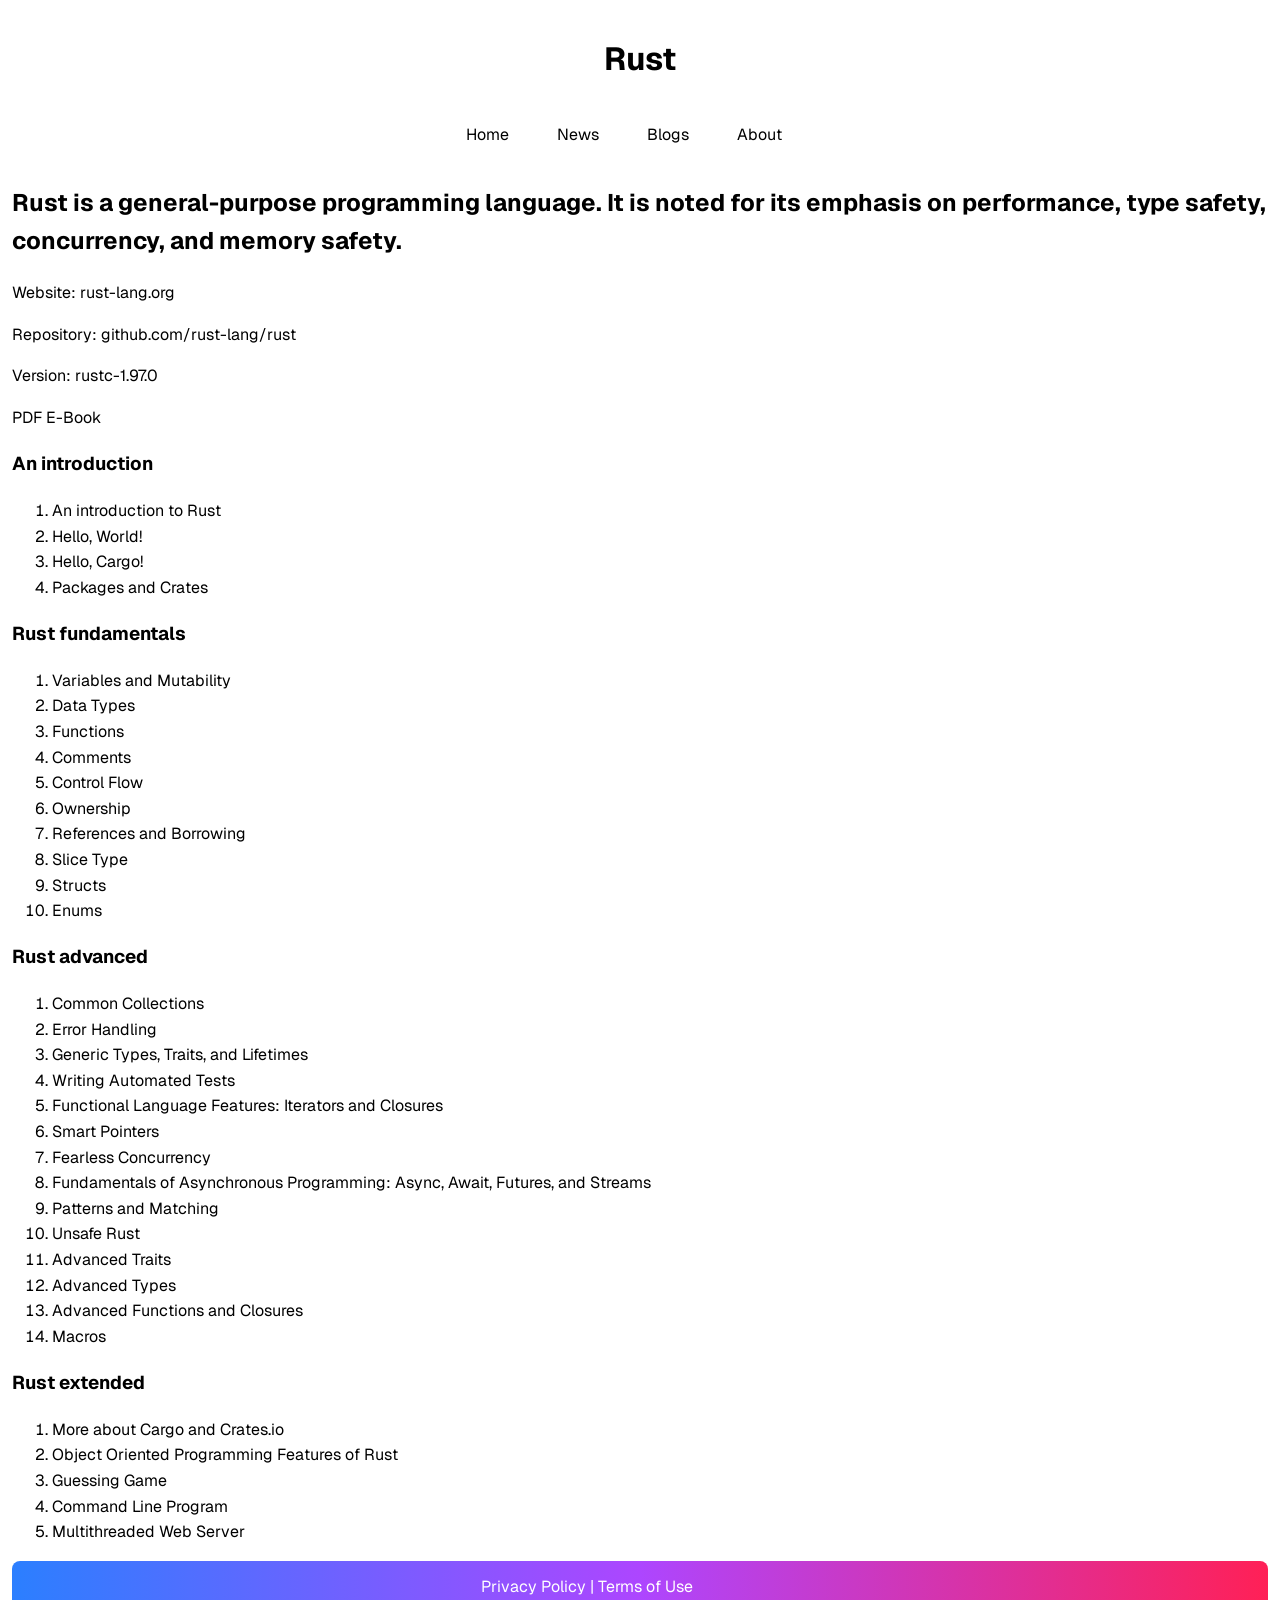
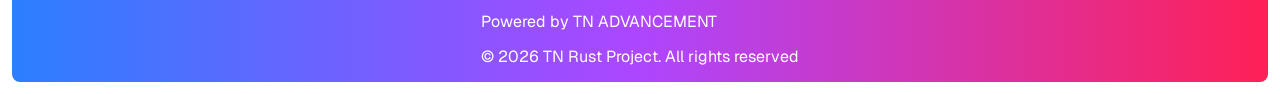
<file: index.html>
<!DOCTYPE html>
<html lang="en">
  <head>
    <title>TN Rust</title>
    <meta charset="UTF-8">
    <link rel="stylesheet" href="assets/css/index.css">
    <meta name="viewport" content="width=device-width, initial-scale=1" />
    <link href='https://fonts.googleapis.com/css?family=Geist|Geist Mono' rel='stylesheet'>
  </head>

  <body class="dark-theme adaptive">
    <header class="index-header">
      <div class="index-max-width">
      <h1 class="index-header-h1">
        <a href="./index.html" class="index-header-a adaptive">Rust</a>
      </h1>

      <nav id="idNav" class="index-nav adaptive">
        <ul class="index-ul">
          <li><a href="./home.html" class="index-header-a adaptive">Home</a></li>
          <li><a href="./news.html" class="index-header-a adaptive">News</a></li>
          <li><a href="./blogs.html" class="index-header-a adaptive">Blogs</a></li>
          <li><a href="./about.html" class="index-header-a adaptive">About</a></li>
        </ul>
      </nav>

      <nav class="index-nav-mobile adaptive">
        <p id="openNav" class="open-button"><span onclick="OpenNav()">&#9776;</span></p>
        <p id="closeNav" class="close-button"><span onclick="CloseNav()">&times;</span></p>
      </nav>
      </div>
    </header>

    <main class="index-main">
      <article class="index-max-width">
        <header>
          <h2 class="dark-text adaptive"><a href="https://en.wikipedia.org/wiki/Rust_(programming_language)" class="index-header-a adaptive">Rust</a> is a general-purpose programming language. It is noted for its emphasis on performance, type safety, concurrency, and memory safety.</h2>
          <p class="dark-text adaptive">Website: <a href="https://rust-lang.org/" target="_blank" class="index-header-a adaptive">rust-lang.org</a></p>
          <p class="dark-text adaptive">Repository: <a href="https://github.com/rust-lang/rust" target="_blank" class="index-header-a adaptive">github.com/rust-lang/rust</a></p>
          <p class="dark-text adaptive">Version: <a href="https://rust-lang.org/tools/install/" target="_blank" class="index-header-a adaptive">rustc-1.97.0</a></p>
          <p class="dark-text adaptive"><a href="assets/pdf/The_Rust_Programming_Language_1.97.0.pdf" target="_blank" class="index-header-a adaptive">PDF E-Book</a></p>
        </header>

        <section>
          <h3 class="dark-text adaptive">An introduction</h3>
          <ol>
            <li class="dark-text adaptive"><a href="./intro.html" class="index-header-a adaptive">An introduction to Rust</a></li>
            <li class="dark-text adaptive"><a href="./hello-world.html" class="index-header-a adaptive">Hello, World!</a></li>
            <li class="dark-text adaptive"><a href="./hello-cargo.html" class="index-header-a adaptive">Hello, Cargo!</a></li>
            <li class="dark-text adaptive"><a href="./hello-cargo.html" class="index-header-a adaptive">Packages and Crates</a></li>
          </ol>
        </section>

        <section>
          <h3 class="dark-text adaptive">Rust fundamentals</h3>
          <ol>
            <li class="dark-text adaptive"><a href="./variable.html" class="index-header-a adaptive">Variables and Mutability</a></li>
            <li class="dark-text adaptive"><a href="./datatype.html" class="index-header-a adaptive">Data Types</a></li>
            <li class="dark-text adaptive"><a href="./function.html" class="index-header-a adaptive">Functions</a></li>
            <li class="dark-text adaptive"><a href="./comment.html" class="index-header-a adaptive">Comments</a></li>
            <li class="dark-text adaptive"><a href="./control-flow.html" class="index-header-a adaptive">Control Flow</a></li>
            <li class="dark-text adaptive"><a href="./ownership.html" class="index-header-a adaptive">Ownership</a></li>
            <li class="dark-text adaptive"><a href="./refer-borrow.html" class="index-header-a adaptive">References and Borrowing</a></li>
            <li class="dark-text adaptive"><a href="./slice-type.html" class="index-header-a adaptive">Slice Type</a></li>
            <li class="dark-text adaptive"><a href="./struct.html" class="index-header-a adaptive">Structs</a></li>
            <li class="dark-text adaptive"><a href="./enum.html" class="index-header-a adaptive">Enums</a></li>
          </ol>
        </section>

        <section>
          <h3 class="dark-text adaptive">Rust advanced</h3>
          <ol>
            <li class="dark-text adaptive"><a href="./collection.html" class="index-header-a adaptive">Common Collections</a></li>
            <li class="dark-text adaptive"><a href="./error-handling.html" class="index-header-a adaptive">Error Handling</a></li>
            <li class="dark-text adaptive"><a href="./trait.html" class="index-header-a adaptive">Generic Types, Traits, and Lifetimes</a></li>
            <li class="dark-text adaptive"><a href="./test.html" class="index-header-a adaptive">Writing Automated Tests</a></li>
            <li class="dark-text adaptive"><a href="./iter-closure.html" class="index-header-a adaptive">Functional Language Features: Iterators and Closures</a></li>
            <li class="dark-text adaptive"><a href="./smart-pointer.html" class="index-header-a adaptive">Smart Pointers</a></li>
            <li class="dark-text adaptive"><a href="./concurrency.html" class="index-header-a adaptive">Fearless Concurrency</a></li>
            <li class="dark-text adaptive"><a href="./asynchronous.html" class="index-header-a adaptive">Fundamentals of Asynchronous Programming: Async, Await, Futures, and Streams</a></li>
            <li class="dark-text adaptive"><a href="./pattern.html" class="index-header-a adaptive">Patterns and Matching</a></li>
            <li class="dark-text adaptive"><a href="./unsafe.html" class="index-header-a adaptive">Unsafe Rust</a></li>
            <li class="dark-text adaptive"><a href="./advanced-trait.html" class="index-header-a adaptive">Advanced Traits</a></li>
            <li class="dark-text adaptive"><a href="./advanced-type.html" class="index-header-a adaptive">Advanced Types</a></li>
            <li class="dark-text adaptive"><a href="./advanced-functions.html" class="index-header-a adaptive">Advanced Functions and Closures</a></li>
            <li class="dark-text adaptive"><a href="./macros.html" class="index-header-a adaptive">Macros</a></li>
          </ol>
        </section>

        <section>
          <h3 class="dark-text adaptive">Rust extended</h3>
          <ol>
            <li class="dark-text adaptive"><a href="./crates.html" class="index-header-a adaptive">More about Cargo and Crates.io</a></li>
            <li class="dark-text adaptive"><a href="./oop-features.html" class="index-header-a adaptive">Object Oriented Programming Features of Rust</a></li>
            <li class="dark-text adaptive"><a href="./guessing.html" class="index-header-a adaptive">Guessing Game</a></li>
            <li class="dark-text adaptive"><a href="./command-line.html" class="index-header-a adaptive">Command Line Program</a></li>
            <li class="dark-text adaptive"><a href="./web-server.html" class="index-header-a adaptive">Multithreaded Web Server</a></li>
          </ol>
        </section>

      </article>
    </main>

    <footer>
      <section class="index-footer footer-gradient footer-border">
        <div>
          <p>Privacy Policy | Terms of Use</p>
          <p>Powered by <a href="https://tnadvancement.com/" target="_blank" class="index-footer-a adaptive">TN ADVANCEMENT</a></p>
          <p>&#169; <span id="fyear"></span> TN Rust Project. All rights reserved</p>
        </div>
      </section>
    </footer>

    <script src="assets/js/time.js"></script>
    <script src="assets/js/index.js"></script>

  </body>
</html>
</file>
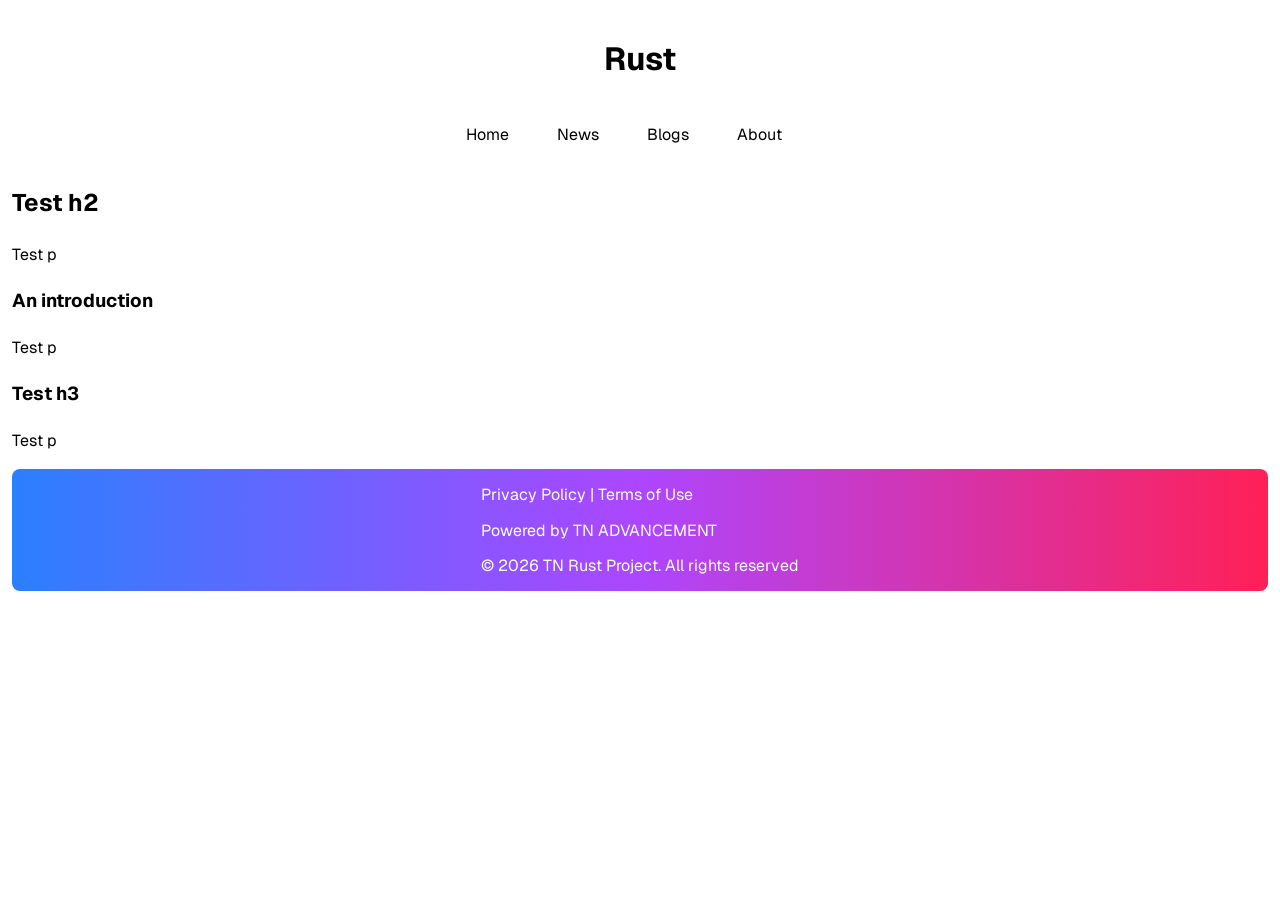
<file: about.html>
<!DOCTYPE html>
<html lang="en">
  <head>
    <title>TN Rust</title>
    <meta charset="UTF-8">
    <link rel="stylesheet" href="assets/css/index.css">
    <link href='https://fonts.googleapis.com/css?family=Geist' rel='stylesheet'>
  </head>

  <body class="dark-theme adaptive">
    <header class="index-header">
      <div>
      <h1 class="index-header-h1">
        <a href="./index.html" class="index-header-a adaptive">Rust</a>
      </h1>
      <nav class="index-nav">
        <ul class="index-ul">
          <li><a href="./home.html" class="index-header-a adaptive">Home</a></li>
          <li><a href="./news.html" class="index-header-a adaptive">News</a></li>
          <li><a href="./blogs.html" class="index-header-a adaptive">Blogs</a></li>
          <li><a href="./about.html" class="index-header-a adaptive">About</a></li>
        </ul>
      </nav>
      </div>
    </header>

    <main>
      <article>
        <header>
          <h2 class="dark-text adaptive">Test h2</h2>
          <p class="dark-text adaptive">Test p</p>
        </header>

        <section>
          <h3 class="dark-text adaptive">An introduction</h3>
          <p class="dark-text adaptive">Test p</p>
        </section>

        <section>
          <h3 class="dark-text adaptive">Test h3</h3>
          <p class="dark-text adaptive">Test p</p>
        </section>

      </article>
    </main>

    <footer>
      <section class="index-footer footer-gradient footer-border">
        <div>
          <p>Privacy Policy | Terms of Use</p>
          <p>Powered by <a href="https://tnadvancement.tn-technology.com/" target="_blank" class="index-footer-a adaptive">TN ADVANCEMENT</a></p>
          <p>&#169; <span id="fyear"></span> TN Rust Project. All rights reserved</p>
        </div>
      </section>
    </footer>

    <script src="assets/js/time.js"></script>
  </body>
</html>
</file>
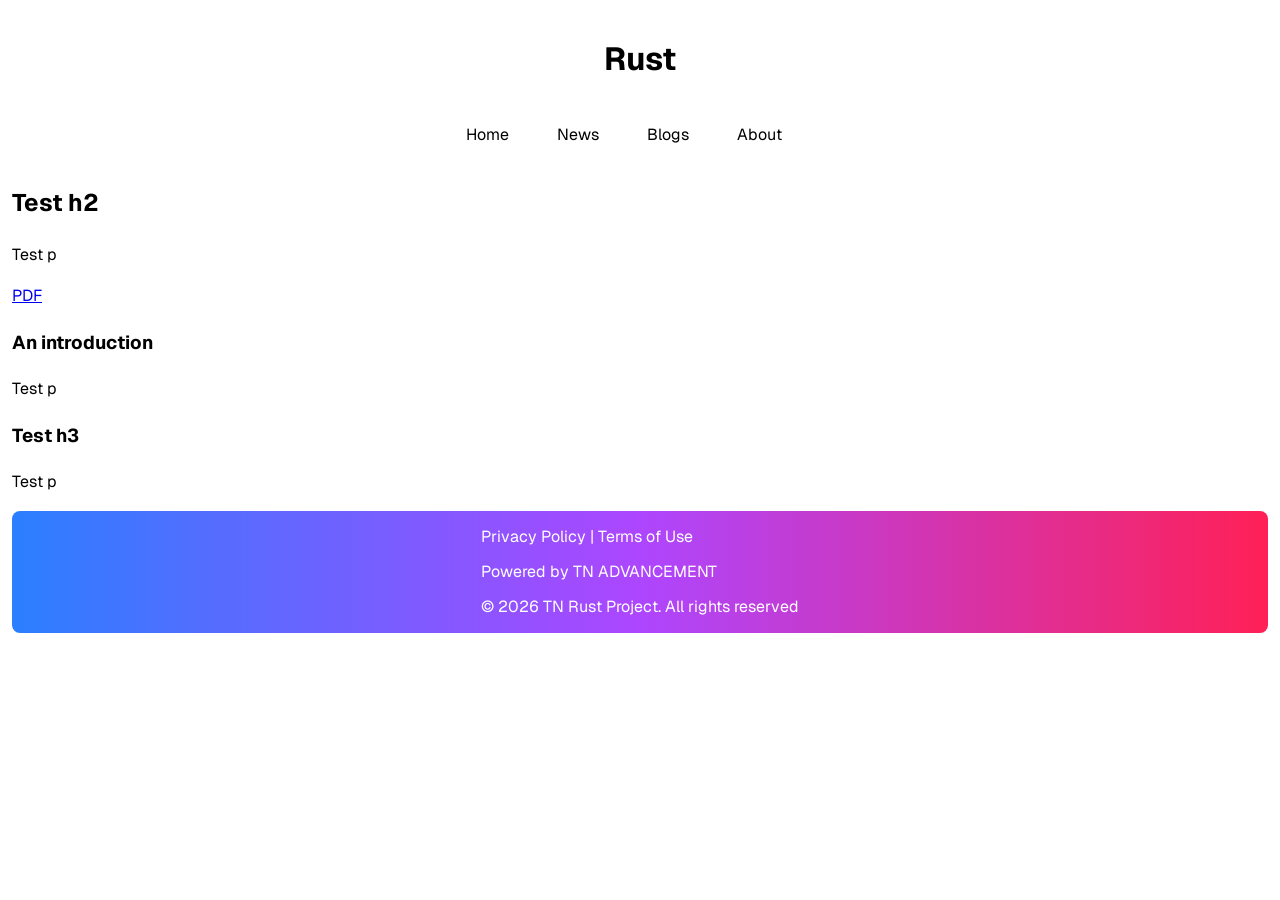
<file: blogs.html>
<!DOCTYPE html>
<html lang="en">
  <head>
    <title>TN Rust</title>
    <meta charset="UTF-8">
    <link rel="stylesheet" href="assets/css/index.css">
    <link href='https://fonts.googleapis.com/css?family=Geist' rel='stylesheet'>
  </head>

  <body class="dark-theme adaptive">
    <header class="index-header">
      <div>
      <h1 class="index-header-h1">
        <a href="./index.html" class="index-header-a adaptive">Rust</a>
      </h1>
      <nav class="index-nav">
        <ul class="index-ul">
          <li><a href="./home.html" class="index-header-a adaptive">Home</a></li>
          <li><a href="./news.html" class="index-header-a adaptive">News</a></li>
          <li><a href="./blogs.html" class="index-header-a adaptive">Blogs</a></li>
          <li><a href="./about.html" class="index-header-a adaptive">About</a></li>
        </ul>
      </nav>
      </div>
    </header>

    <main>
      <article>
        <header>
          <h2 class="dark-text adaptive">Test h2</h2>
          <p class="dark-text adaptive">Test p</p>
          <a href="assets/pdf/The_Rust_Programming_Language_1.97.0.pdf">PDF</a>
        </header>

        <section>
          <h3 class="dark-text adaptive">An introduction</h3>
          <p class="dark-text adaptive">Test p</p>
        </section>

        <section>
          <h3 class="dark-text adaptive">Test h3</h3>
          <p class="dark-text adaptive">Test p</p>
        </section>

      </article>
    </main>

    <footer>
      <section class="index-footer footer-gradient footer-border">
        <div>
          <p>Privacy Policy | Terms of Use</p>
          <p>Powered by <a href="https://tnadvancement.tn-technology.com/" target="_blank" class="index-footer-a adaptive">TN ADVANCEMENT</a></p>
          <p>&#169; <span id="fyear"></span> TN Rust Project. All rights reserved</p>
        </div>
      </section>
    </footer>

    <script src="assets/js/time.js"></script>
  </body>
</html>
</file>
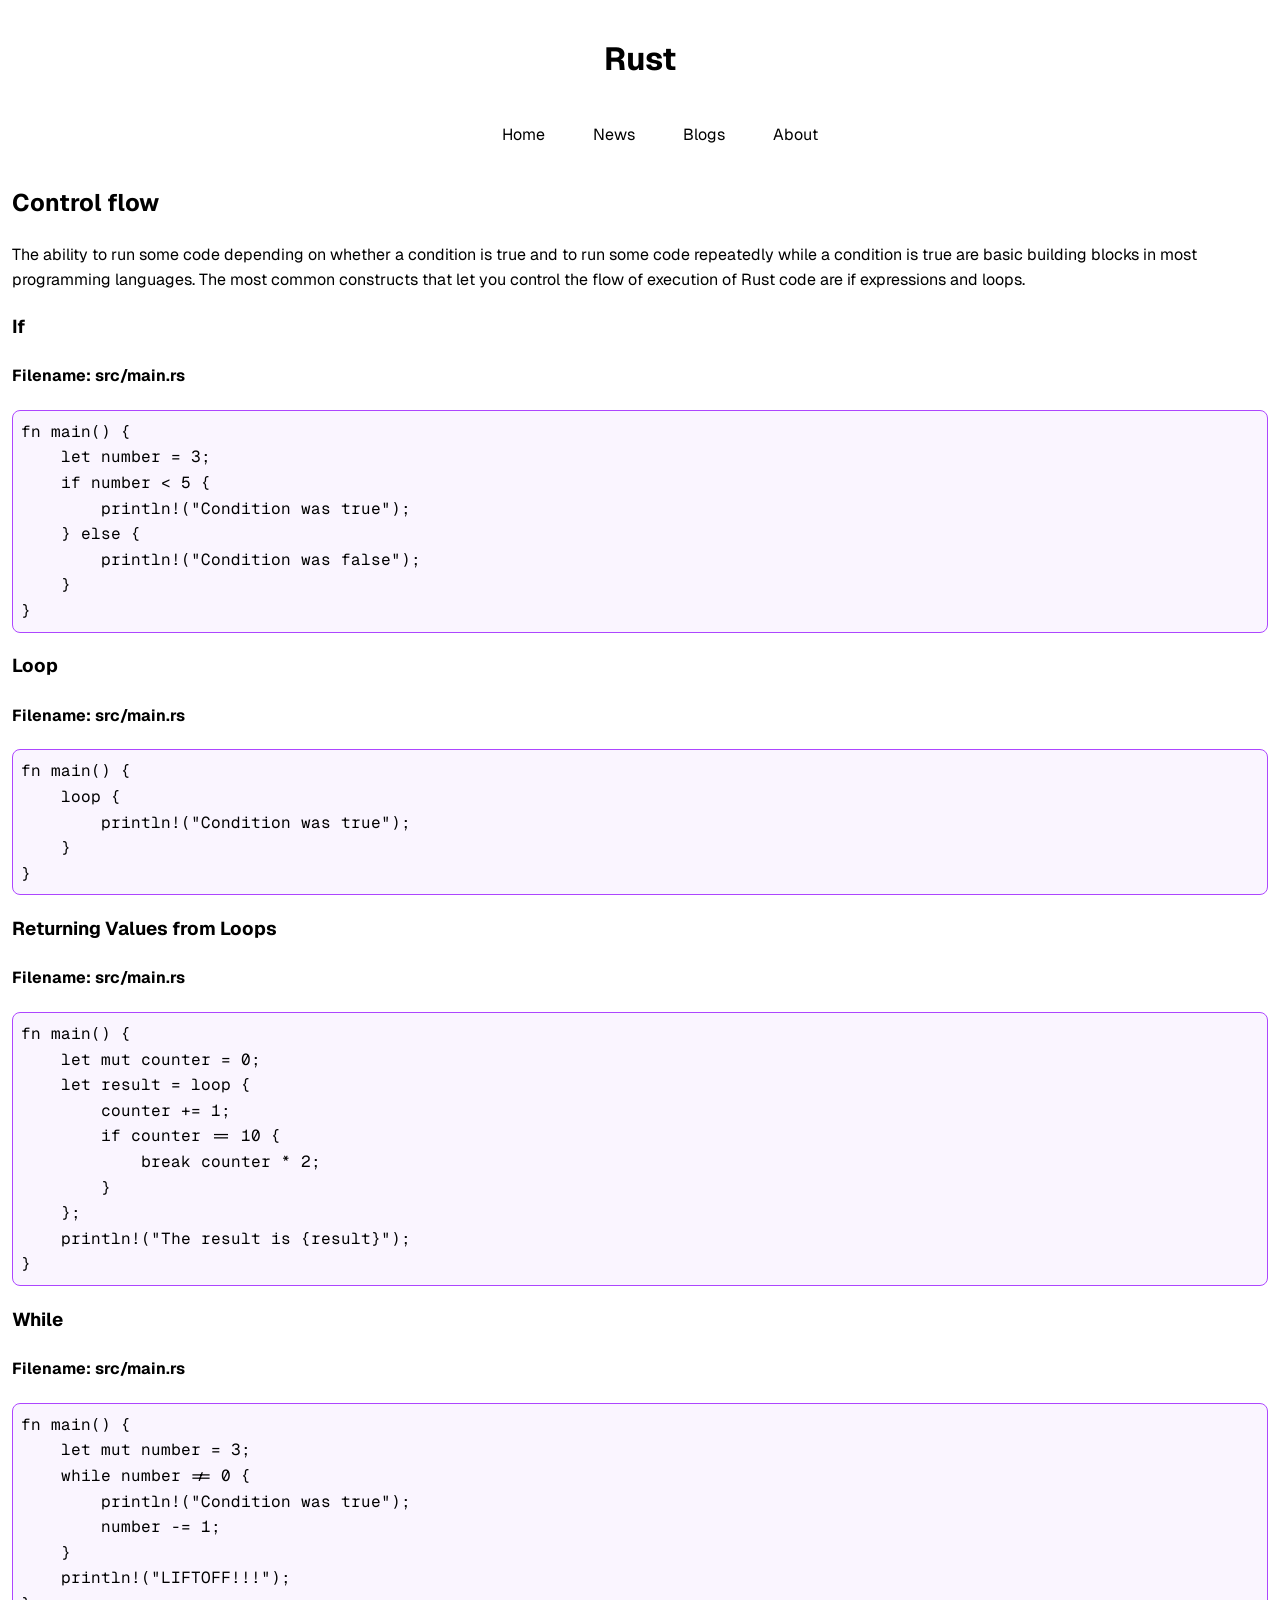
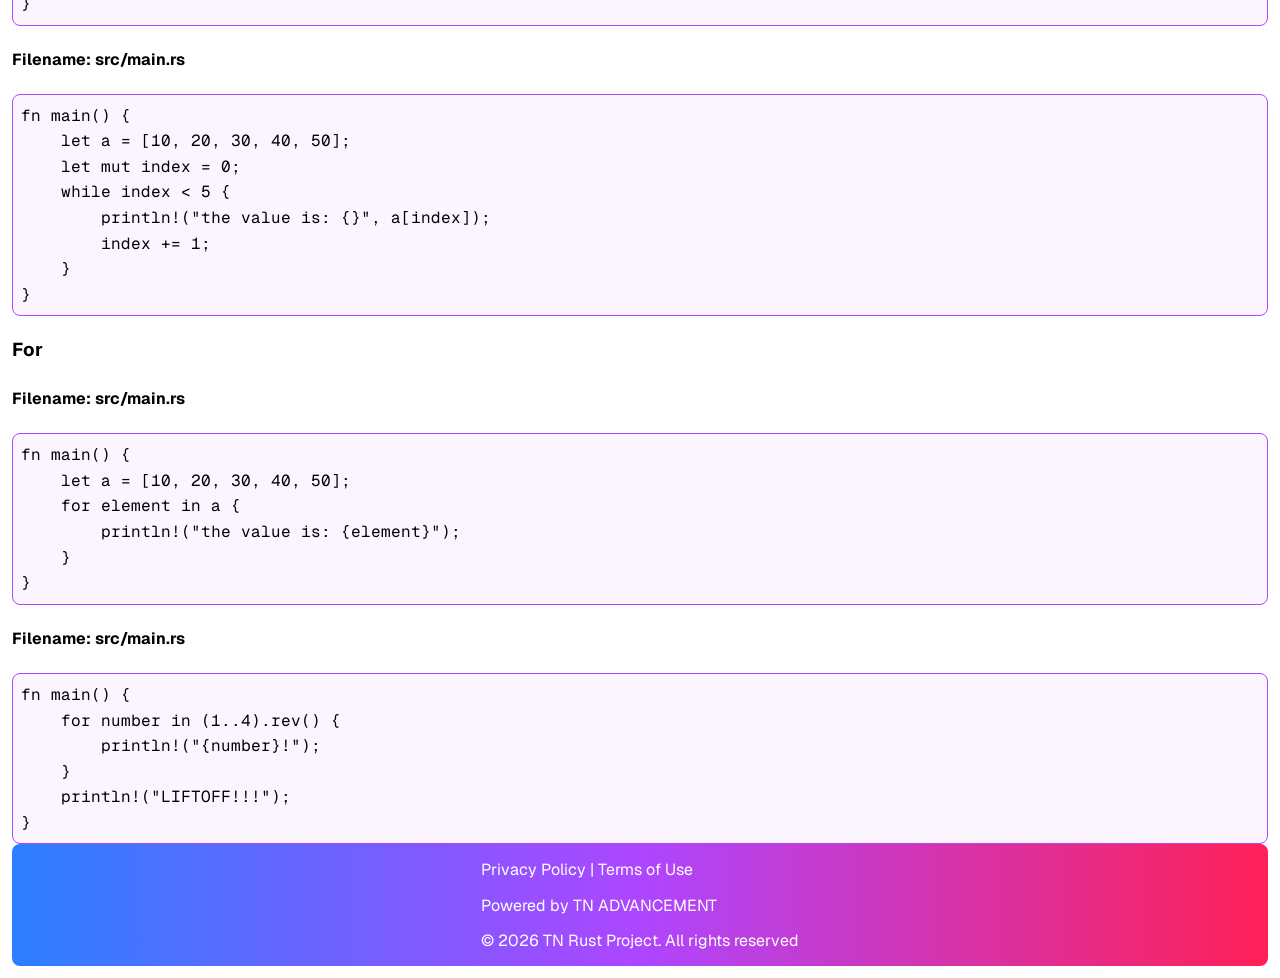
<file: control-flow.html>
<!DOCTYPE html>
<html lang="en">
  <head>
    <title>TN Rust</title>
    <meta charset="UTF-8">
    <link rel="stylesheet" href="assets/css/control-flow.css">
    <link href='https://fonts.googleapis.com/css?family=Geist|Geist Mono' rel='stylesheet'>
  </head>

  <body class="dark-theme adaptive">
    <header class="flow-header">
      <div class="flow-max-width">
      <h1 class="flow-header-h1">
        <a href="./index.html" class="flow-header-a adaptive">Rust</a>
      </h1>
      <nav class="flow-nav">
        <ul class="flow-ul">
          <li><a href="./home.html" class="flow-header-a adaptive">Home</a></li>
          <li><a href="./news.html" class="flow-header-a adaptive">News</a></li>
          <li><a href="./blogs.html" class="flow-header-a adaptive">Blogs</a></li>
          <li><a href="./about.html" class="flow-header-a adaptive">About</a></li>
        </ul>
      </nav>
      </div>
    </header>

    <main class="flow-main">
      <article class="flow-max-width">
        <header>
          <h2 class="dark-text adaptive">Control flow</h2>
          <p class="dark-text adaptive">The ability to run some code depending on whether a condition is true and to run some code repeatedly while a condition is true are basic building blocks in most programming languages. The most common constructs that let you control the flow of execution of Rust code are if expressions and loops.</p>
        </header>

        <section>
          <h3 class="dark-text adaptive">If</h3>
          <h4 class="dark-text adaptive">Filename: src/main.rs</h4>
          <div class="flow-border adaptive">
            <code class="dark-text adaptive">fn main() {</code>
            <br>
            <code class="dark-text adaptive flow-pre-wrap">    let number = 3;</code>
            <br>
            <code class="dark-text adaptive flow-pre-wrap">    if number < 5 {</code>
            <br>
            <code class="dark-text adaptive flow-pre-wrap">        println!("Condition was true");</code>
            <br>
            <code class="dark-text adaptive flow-pre-wrap">    } else {</code>
            <br>
            <code class="dark-text adaptive flow-pre-wrap">        println!("Condition was false");</code>
            <br>
            <code class="dark-text adaptive flow-pre-wrap">    }</code>
            <br>
            <code class="dark-text adaptive">}</code>
          </div>
        </section>

        <section>
          <h3 class="dark-text adaptive">Loop</h3>
          <h4 class="dark-text adaptive">Filename: src/main.rs</h4>
          <div class="flow-border adaptive">
            <code class="dark-text adaptive">fn main() {</code>
            <br>
            <code class="dark-text adaptive flow-pre-wrap">    loop {</code>
            <br>
            <code class="dark-text adaptive flow-pre-wrap">        println!("Condition was true");</code>
            <br>
            <code class="dark-text adaptive flow-pre-wrap">    }</code>
            <br>
            <code class="dark-text adaptive">}</code>
          </div>
        </section>

        <section>
          <h3 class="dark-text adaptive">Returning Values from Loops</h3>
          <h4 class="dark-text adaptive">Filename: src/main.rs</h4>
          <div class="flow-border adaptive">
            <code class="dark-text adaptive">fn main() {</code>
            <br>
            <code class="dark-text adaptive flow-pre-wrap">    let mut counter = 0;</code>
            <br>
            <code class="dark-text adaptive flow-pre-wrap">    let result = loop {</code>
            <br>
            <code class="dark-text adaptive flow-pre-wrap">        counter += 1;</code>
            <br>
            <code class="dark-text adaptive flow-pre-wrap">        if counter == 10 {</code>
            <br>
            <code class="dark-text adaptive flow-pre-wrap">            break counter * 2;</code>
            <br>
            <code class="dark-text adaptive flow-pre-wrap">        }</code>
            <br>
            <code class="dark-text adaptive flow-pre-wrap">    };</code>
            <br>
            <code class="dark-text adaptive flow-pre-wrap">    println!("The result is {result}");</code>
            <br>
            <code class="dark-text adaptive">}</code>
          </div>
        </section>

        <section>
          <h3 class="dark-text adaptive">While</h3>
          <h4 class="dark-text adaptive">Filename: src/main.rs</h4>
          <div class="flow-border adaptive">
            <code class="dark-text adaptive">fn main() {</code>
            <br>
            <code class="dark-text adaptive flow-pre-wrap">    let mut number = 3;</code>
            <br>
            <code class="dark-text adaptive flow-pre-wrap">    while number != 0 {</code>
            <br>
            <code class="dark-text adaptive flow-pre-wrap">        println!("Condition was true");</code>
            <br>
            <code class="dark-text adaptive flow-pre-wrap">        number -= 1;</code>
            <br>
            <code class="dark-text adaptive flow-pre-wrap">    }</code>
            <br>
            <code class="dark-text adaptive flow-pre-wrap">    println!("LIFTOFF!!!");</code>
            <br>
            <code class="dark-text adaptive">}</code>
          </div>

          <h4 class="dark-text adaptive">Filename: src/main.rs</h4>
          <div class="flow-border adaptive">
            <code class="dark-text adaptive">fn main() {</code>
            <br>
            <code class="dark-text adaptive flow-pre-wrap">    let a = [10, 20, 30, 40, 50];</code>
            <br>
            <code class="dark-text adaptive flow-pre-wrap">    let mut index = 0;</code>
            <br>
            <code class="dark-text adaptive flow-pre-wrap">    while index < 5 {</code>
            <br>
            <code class="dark-text adaptive flow-pre-wrap">        println!("the value is: {}", a[index]);</code>
            <br>
            <code class="dark-text adaptive flow-pre-wrap">        index += 1;</code>
            <br>
            <code class="dark-text adaptive flow-pre-wrap">    }</code>
            <br>
            <code class="dark-text adaptive">}</code>
          </div>
        </section>

        <section>
          <h3 class="dark-text adaptive">For</h3>
          <h4 class="dark-text adaptive">Filename: src/main.rs</h4>
          <div class="flow-border adaptive">
            <code class="dark-text adaptive">fn main() {</code>
            <br>
            <code class="dark-text adaptive flow-pre-wrap">    let a = [10, 20, 30, 40, 50];</code>
            <br>
            <code class="dark-text adaptive flow-pre-wrap">    for element in a {</code>
            <br>
            <code class="dark-text adaptive flow-pre-wrap">        println!("the value is: {element}");</code>
            <br>
            <code class="dark-text adaptive flow-pre-wrap">    }</code>
            <br>
            <code class="dark-text adaptive">}</code>
          </div>

          <h4 class="dark-text adaptive">Filename: src/main.rs</h4>
          <div class="flow-border adaptive">
            <code class="dark-text adaptive">fn main() {</code>
            <br>
            <code class="dark-text adaptive flow-pre-wrap">    for number in (1..4).rev() {</code>
            <br>
            <code class="dark-text adaptive flow-pre-wrap">        println!("{number}!");</code>
            <br>
            <code class="dark-text adaptive flow-pre-wrap">    }</code>
            <br>
            <code class="dark-text adaptive flow-pre-wrap">    println!("LIFTOFF!!!");</code>
            <br>
            <code class="dark-text adaptive">}</code>
          </div>
        </section>

      </article>
    </main>

    <footer>
      <section class="flow-footer footer-gradient footer-border">
        <div>
          <p>Privacy Policy | Terms of Use</p>
          <p>Powered by <a href="https://tnadvancement.tn-technology.com/" target="_blank" class="flow-footer-a adaptive">TN ADVANCEMENT</a></p>
          <p>&#169; <span id="fyear"></span> TN Rust Project. All rights reserved</p>
        </div>
      </section>
    </footer>

    <script src="assets/js/time.js"></script>
  </body>
</html>
</file>
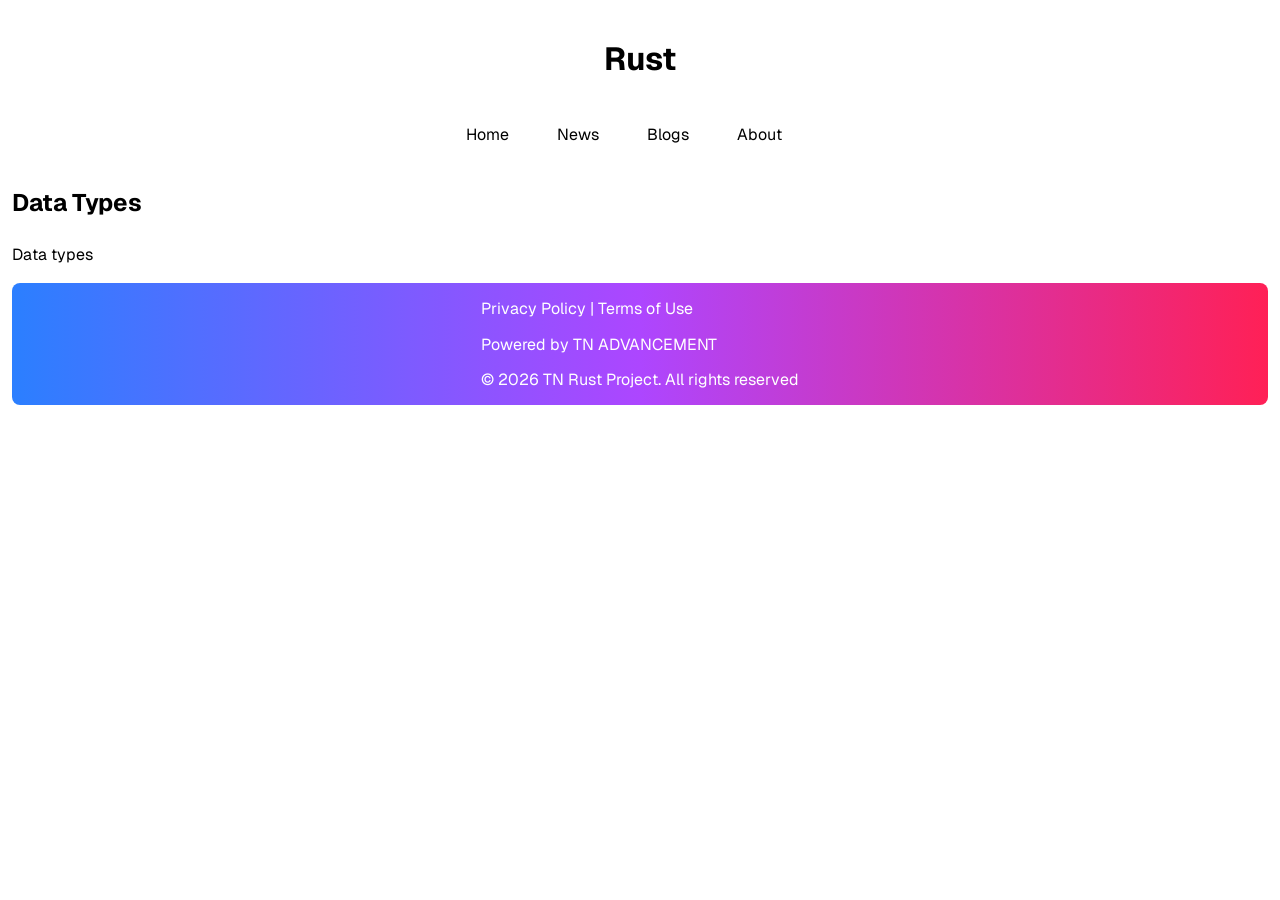
<file: datatype.html>
<!DOCTYPE html>
<html lang="en">
  <head>
    <title>TN Rust</title>
    <meta charset="UTF-8">
    <link rel="stylesheet" href="assets/css/index.css">
    <meta name="viewport" content="width=device-width, initial-scale=1" />
    <link href='https://fonts.googleapis.com/css?family=Geist|Geist Mono' rel='stylesheet'>
  </head>

  <body class="dark-theme adaptive">
    <header class="index-header">
      <div class="index-max-width">
      <h1 class="index-header-h1">
        <a href="./index.html" class="index-header-a adaptive">Rust</a>
      </h1>
      <nav id="idNav" class="index-nav adaptive">
        <ul class="index-ul">
          <li><a href="./home.html" class="index-header-a adaptive">Home</a></li>
          <li><a href="./news.html" class="index-header-a adaptive">News</a></li>
          <li><a href="./blogs.html" class="index-header-a adaptive">Blogs</a></li>
          <li><a href="./about.html" class="index-header-a adaptive">About</a></li>
        </ul>
      </nav>

      <nav class="index-nav-mobile adaptive">
        <p id="openNav" class="open-button"><span onclick="OpenNav()">&#9776;</span></p>
        <p id="closeNav" class="close-button"><span onclick="CloseNav()">&times;</span></p>
      </nav>
      </div>
    </header>

    <main>
      <article>
        <header>
          <h2>Data Types</h2>
          <p>Data types</p>
        </header>

        <section>
        </section>

      </article>
    </main>

    <footer>
      <section class="index-footer footer-gradient footer-border">
        <div>
          <p>Privacy Policy | Terms of Use</p>
          <p>Powered by <a href="https://tnadvancement.com/" target="_blank" class="index-footer-a adaptive">TN ADVANCEMENT</a></p>
          <p>&#169; <span id="fyear"></span> TN Rust Project. All rights reserved</p>
        </div>
      </section>
    </footer>

    <script src="assets/js/time.js"></script>
    <script src="assets/js/index.js"></script>

  </body>
</html>
</file>
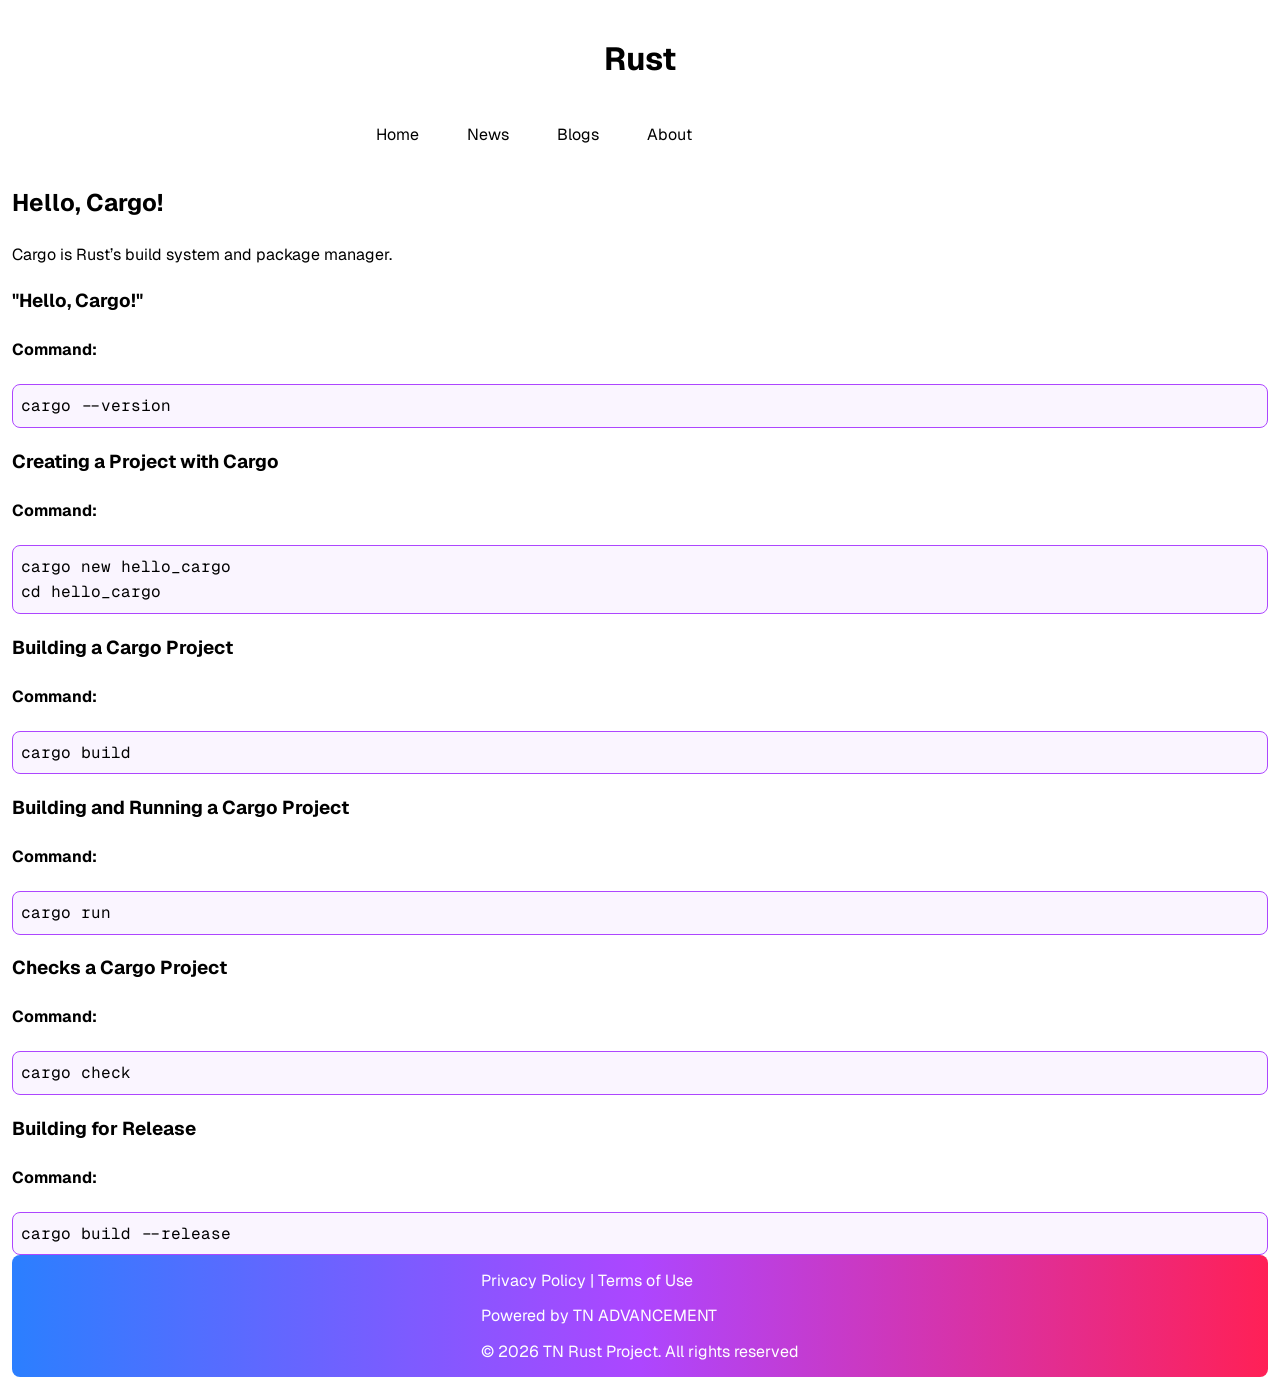
<file: hello-cargo.html>
<!DOCTYPE html>
<html lang="en">
  <head>
    <title>TN Rust</title>
    <meta charset="UTF-8">
    <link rel="stylesheet" href="assets/css/hello-cargo.css">
    <meta name="viewport" content="width=device-width, initial-scale=1" />
    <link href='https://fonts.googleapis.com/css?family=Geist|Geist Mono' rel='stylesheet'>
  </head>

  <body class="dark-theme adaptive">
    <header class="home-header">
      <div class="home-max-width">
      <h1 class="home-header-h1">
        <a href="./index.html" class="home-header-a adaptive">Rust</a>
      </h1>
      <nav id="idNav" class="home-nav adaptive">
        <ul class="home-ul">
          <li><a href="./home.html" class="home-header-a adaptive">Home</a></li>
          <li><a href="./news.html" class="home-header-a adaptive">News</a></li>
          <li><a href="./blogs.html" class="home-header-a adaptive">Blogs</a></li>
          <li><a href="./about.html" class="home-header-a adaptive">About</a></li>
        </ul>
      </nav>

      <nav class="home-nav-mobile adaptive">
        <p id="openNav" class="open-button"><span onclick="OpenNav()">&#9776;</span></p>
        <p id="closeNav" class="close-button"><span onclick="CloseNav()">&times;</span></p>
      </nav>
      </div>
    </header>

    <main class="home-main">
      <article class="home-max-width">
        <header>
          <h2 class="dark-text adaptive">Hello, Cargo!</h2>
          <p>Cargo is Rust’s build system and package manager.</p>
        </header>

        <section>
          <h3 class="dark-text adaptive">"Hello, Cargo!"</h3>
          <h4 class="dark-text adaptive">Command:</h4>
          <div class="home-border adaptive">
            <code class="dark-text adaptive">cargo --version</code>
          </div>
        </section>

        <section>
          <h3>Creating a Project with Cargo</h3>
          <h4>Command:</h4>
          <div class="home-border adaptive">
            <code class="dark-text adaptive">cargo new hello_cargo</code>
            <br>
            <code class="dark-text adaptive">cd hello_cargo</code>
          </div>
        </section>

        <section>
          <h3>Building a Cargo Project</h3>
          <h4>Command:</h4>
          <div class="home-border adaptive">
            <code class="dark-text adaptive">cargo build</code>
          </div>
        </section>

        <section>
          <h3>Building and Running a Cargo Project</h3>
          <h4>Command:</h4>
          <div class="home-border adaptive">
            <code class="dark-text adaptive">cargo run</code>
          </div>
        </section>

        <section>
          <h3>Checks a Cargo Project</h3>
          <h4>Command:</h4>
          <div class="home-border adaptive">
            <code class="dark-text adaptive">cargo check</code>
          </div>
        </section>

        <section>
          <h3>Building for Release</h3>
          <h4>Command:</h4>
          <div class="home-border adaptive">
            <code class="dark-text adaptive">cargo build --release</code>
          </div>
        </section>

      </article>
    </main>

    <footer>
      <section class="home-footer footer-gradient footer-border">
        <div>
          <p>Privacy Policy | Terms of Use</p>
          <p>Powered by <a href="https://tnadvancement.tn-technology.com/" target="_blank" class="home-footer-a adaptive">TN ADVANCEMENT</a></p>
          <p>&#169; <span id="fyear"></span> TN Rust Project. All rights reserved</p>
        </div>
      </section>
    </footer>

    <script src="assets/js/time.js"></script>
    <script src="assets/js/index.js"></script>

  </body>
</html>
</file>
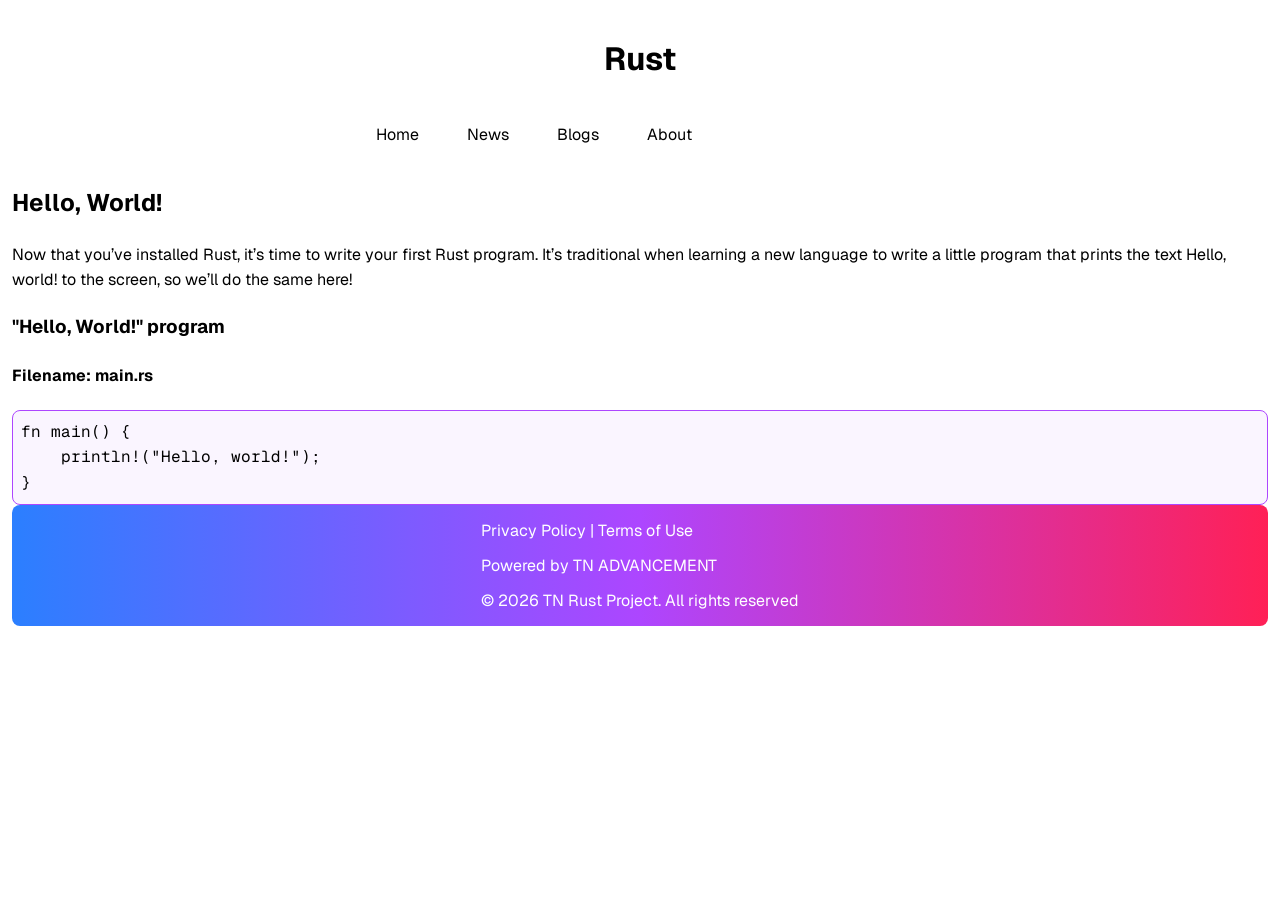
<file: hello-world.html>
<!DOCTYPE html>
<html lang="en">
  <head>
    <title>TN Rust</title>
    <meta charset="UTF-8">
    <link rel="stylesheet" href="assets/css/hello-world.css">
    <meta name="viewport" content="width=device-width, initial-scale=1" />
    <link href='https://fonts.googleapis.com/css?family=Geist|Geist Mono' rel='stylesheet'>
  </head>

  <body class="dark-theme adaptive">
    <header class="home-header">
      <div class="home-max-width">
      <h1 class="home-header-h1">
        <a href="./index.html" class="home-header-a adaptive">Rust</a>
      </h1>

      <nav id="idNav" class="home-nav adaptive">
        <ul class="home-ul">
          <li><a href="./home.html" class="home-header-a adaptive">Home</a></li>
          <li><a href="./news.html" class="home-header-a adaptive">News</a></li>
          <li><a href="./blogs.html" class="home-header-a adaptive">Blogs</a></li>
          <li><a href="./about.html" class="home-header-a adaptive">About</a></li>
        </ul>
      </nav>

      <nav class="home-nav-mobile adaptive">
        <p id="openNav" class="open-button"><span onclick="OpenNav()">&#9776;</span></p>
        <p id="closeNav" class="close-button"><span onclick="CloseNav()">&times;</span></p>
      </nav>
      </div>
    </header>

    <main class="home-main">
      <article class="home-max-width">
        <header>
          <h2 class="dark-text adaptive">Hello, World!</h2>
          <p>Now that you’ve installed Rust, it’s time to write your first Rust program. It’s traditional when learning a new language to write a little program that prints the text Hello, world! to the screen, so we’ll do the same here!</p>
        </header>

        <section>
          <h3 class="dark-text adaptive">"Hello, World!" program</h3>
          <h4 class="dark-text adaptive">Filename: main.rs</h4>
          <div class="home-border adaptive">
            <code class="dark-text adaptive">fn main() {</code>
            <br>
            <code class="dark-text adaptive home-pre-wrap">    println!("Hello, world!");</code>
            <br>
            <code class="dark-text adaptive">}</code>
          </div>
        </section>

        <section>
        </section>

      </article>
    </main>

    <footer>
      <section class="home-footer footer-gradient footer-border">
        <div>
          <p>Privacy Policy | Terms of Use</p>
          <p>Powered by <a href="https://tnadvancement.tn-technology.com/" target="_blank" class="home-footer-a adaptive">TN ADVANCEMENT</a></p>
          <p>&#169; <span id="fyear"></span> TN Rust Project. All rights reserved</p>
        </div>
      </section>
    </footer>

    <script src="assets/js/time.js"></script>
    <script src="assets/js/index.js"></script>

  </body>
</html>
</file>
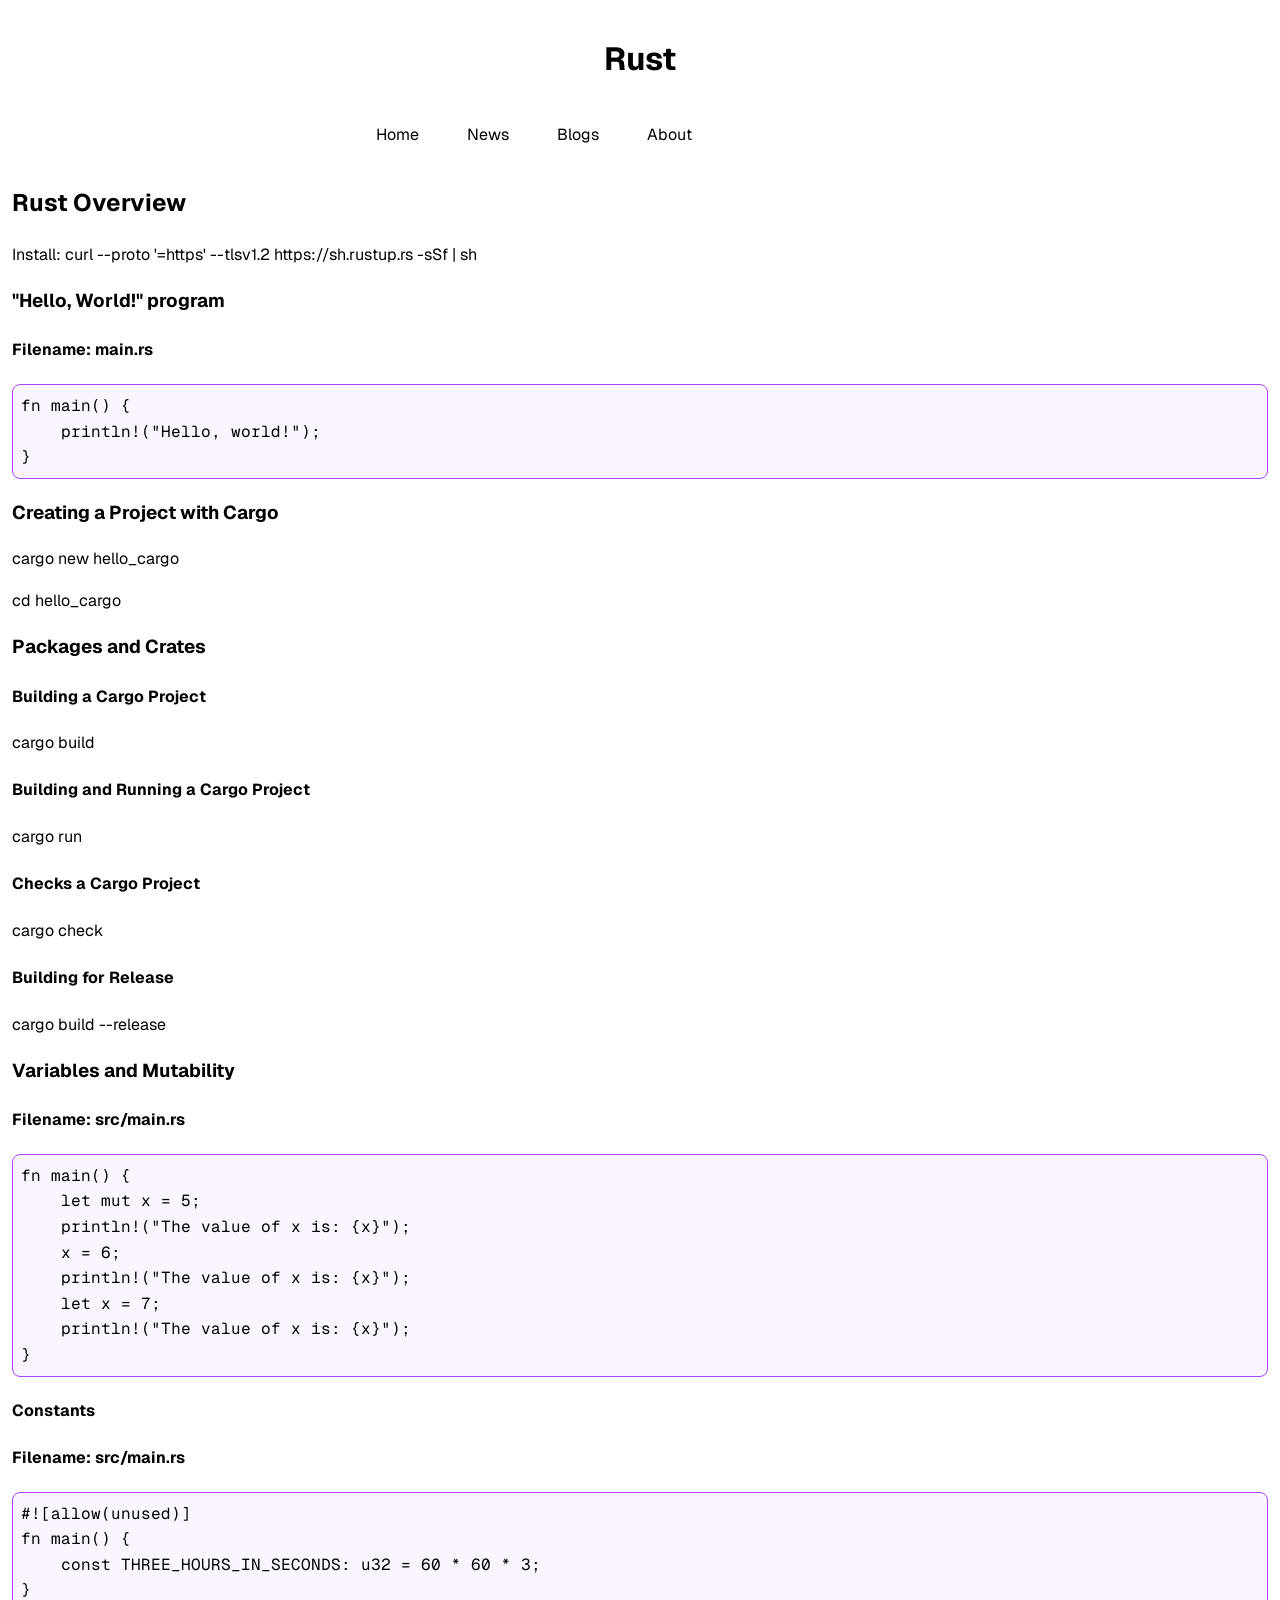
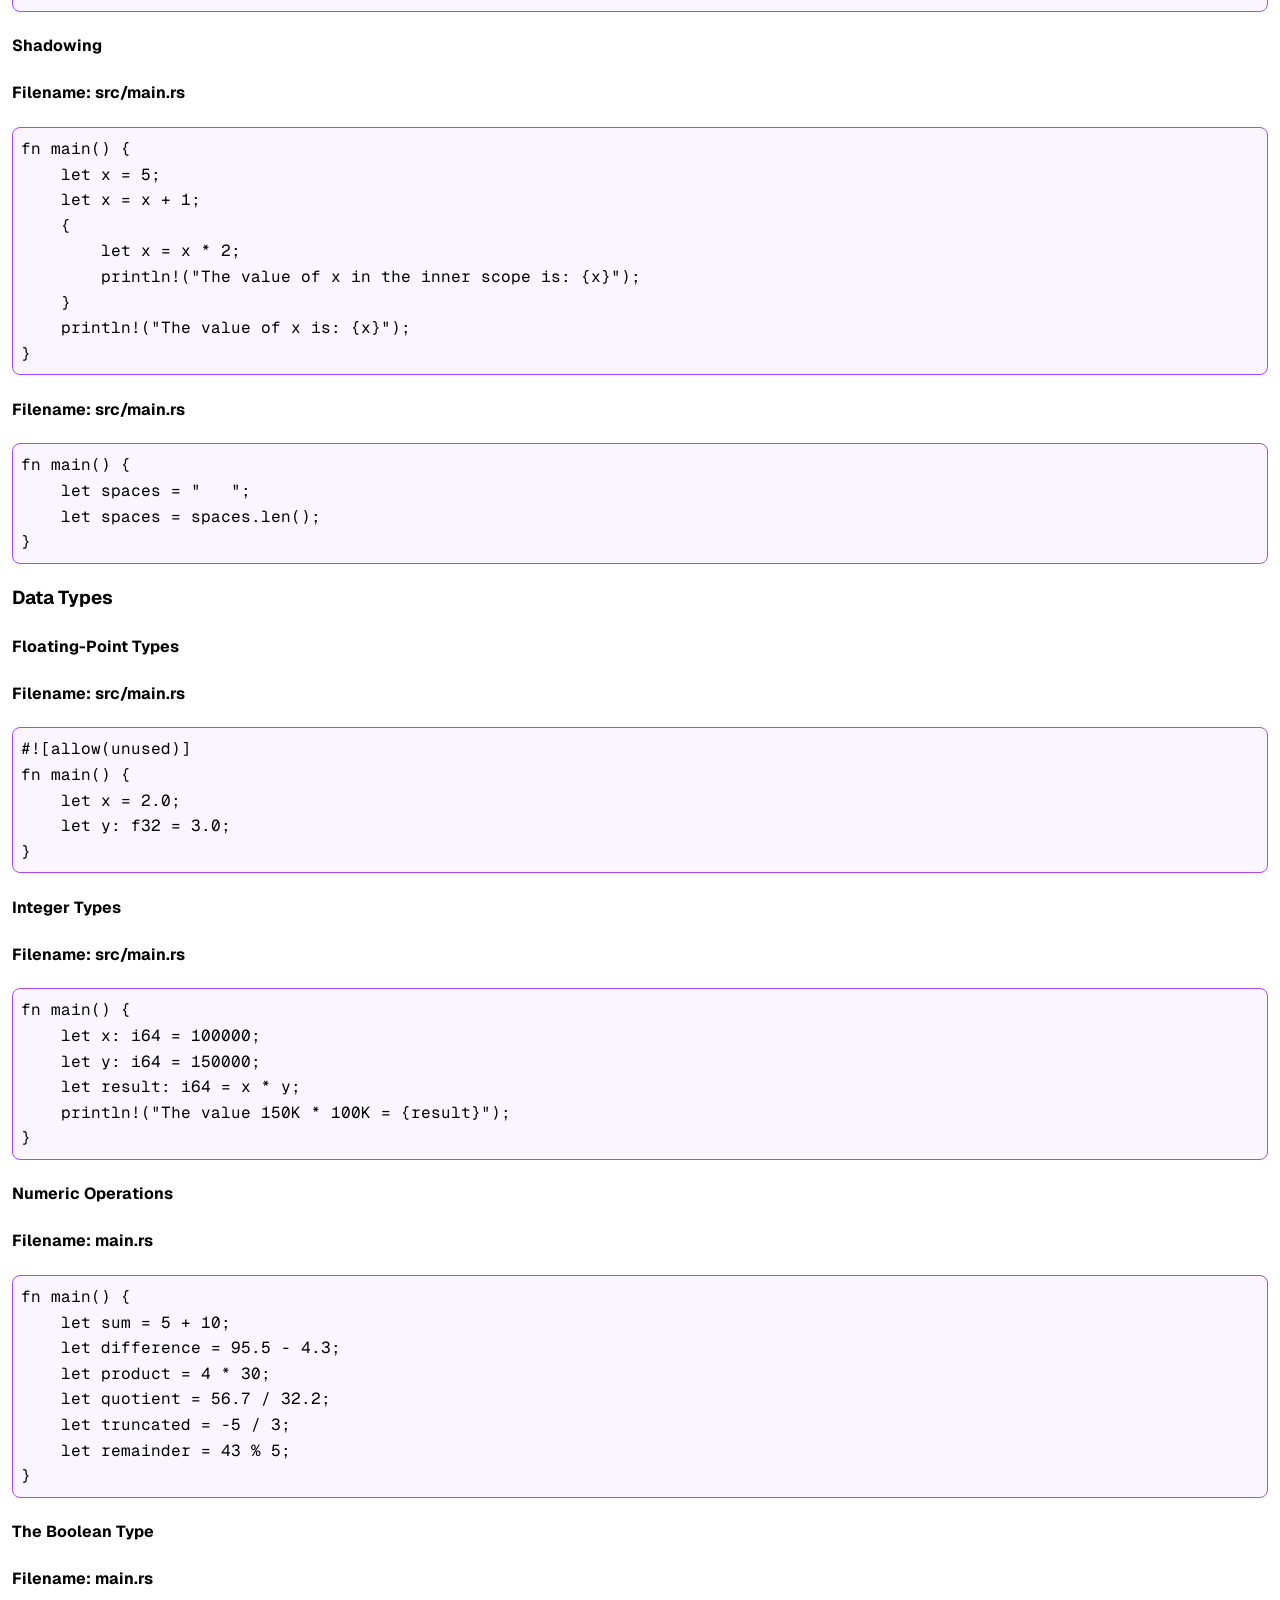
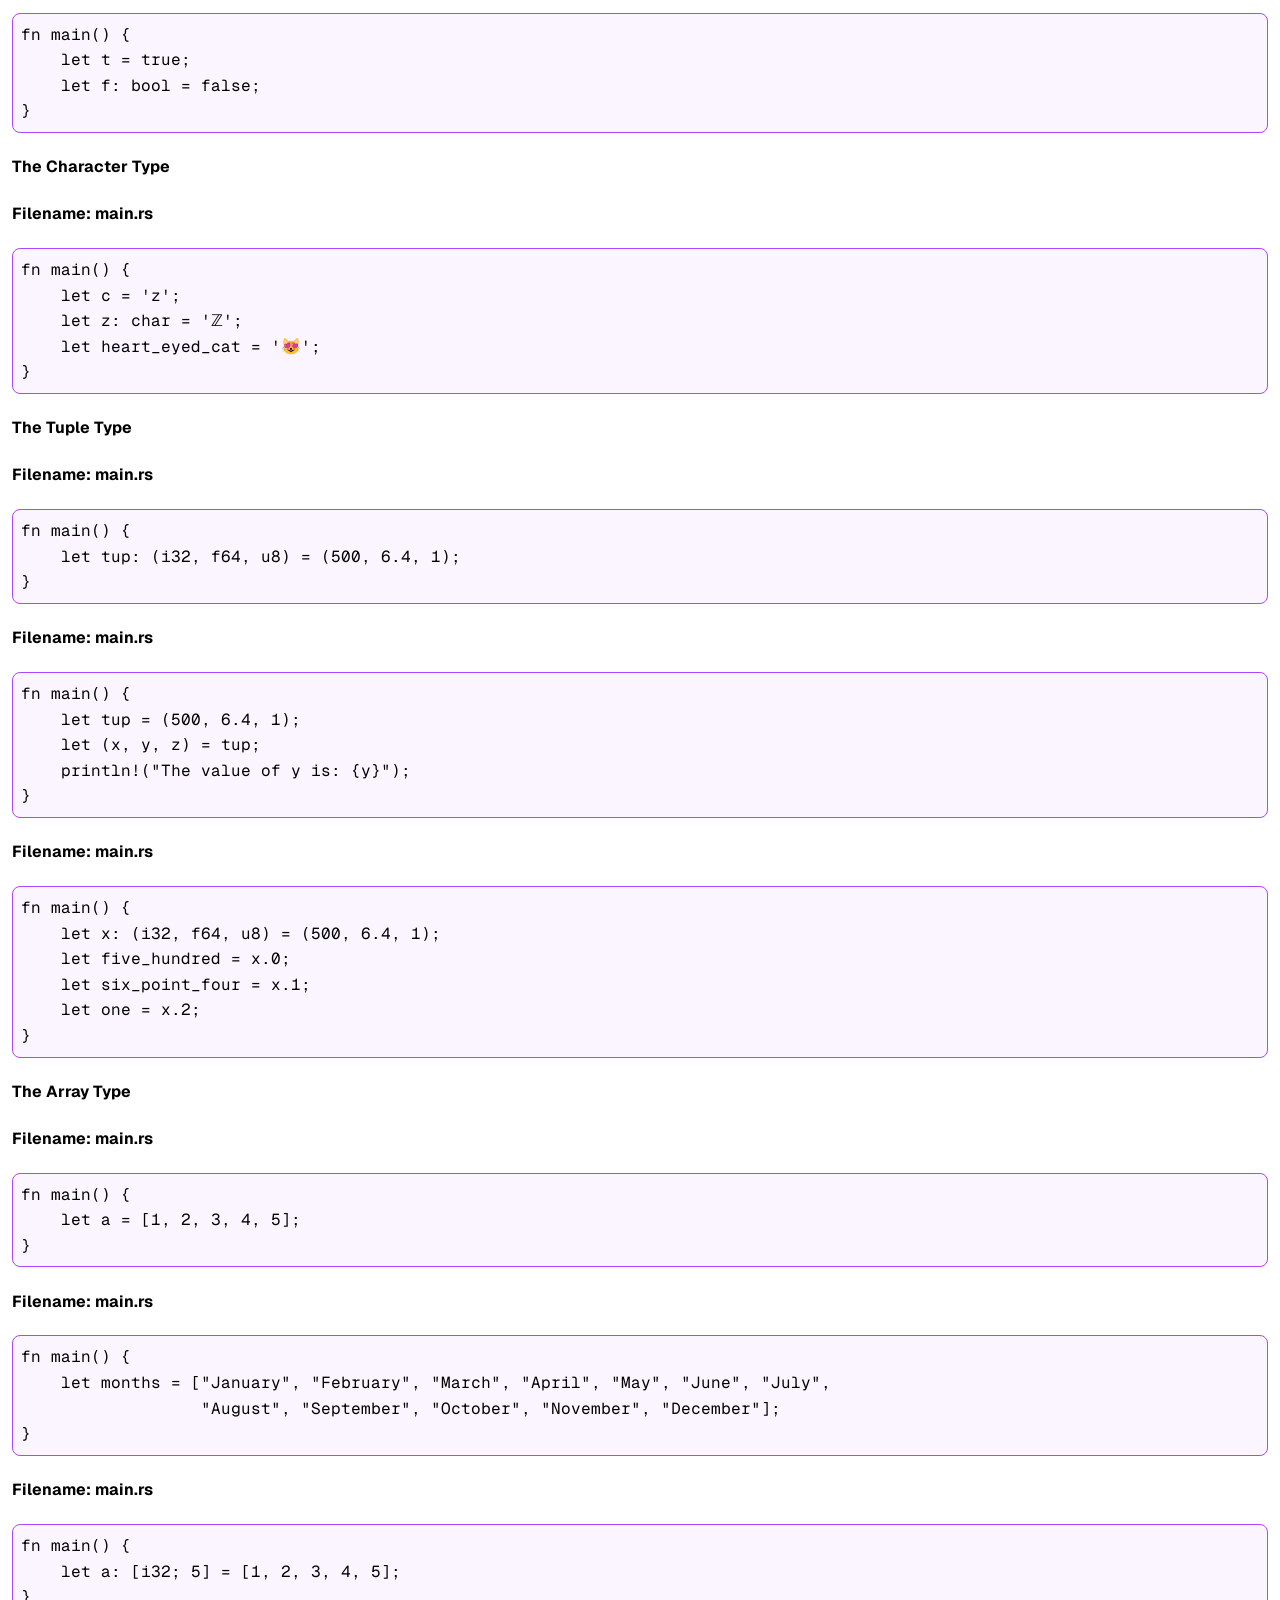
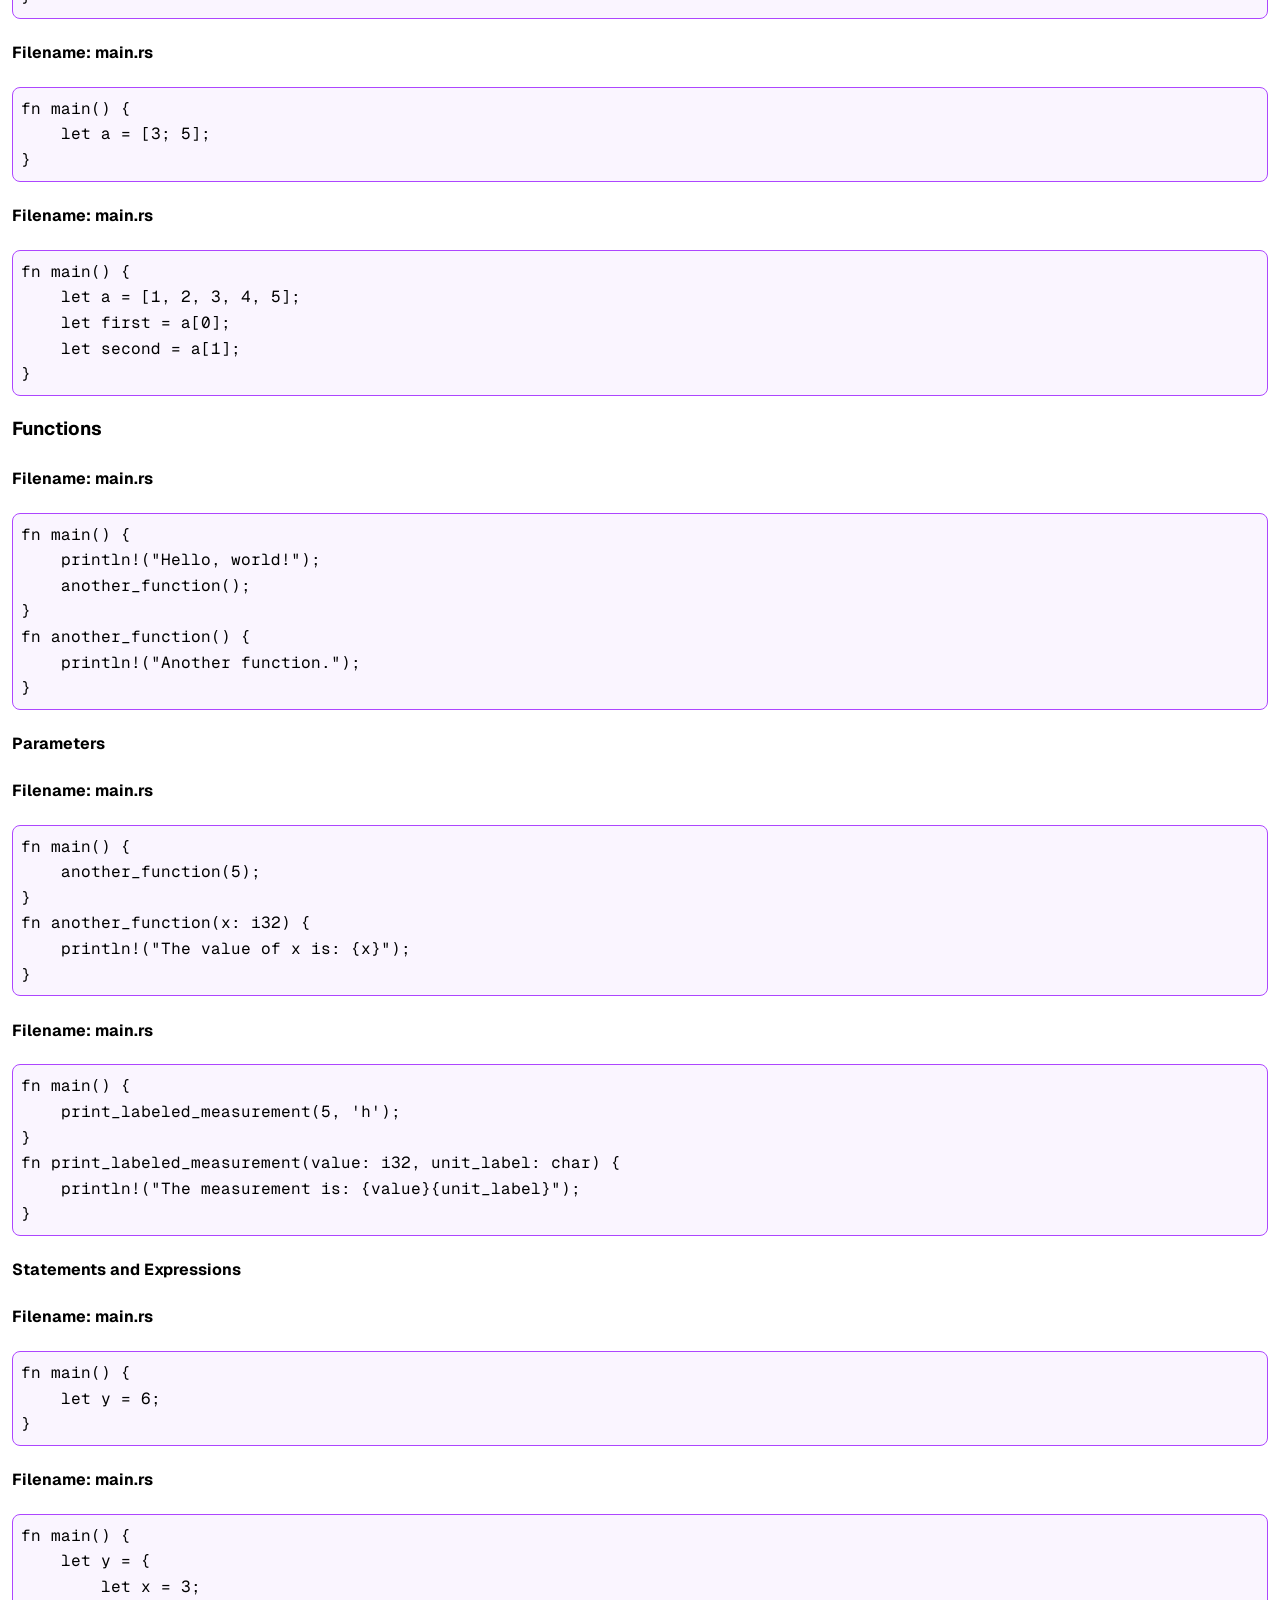
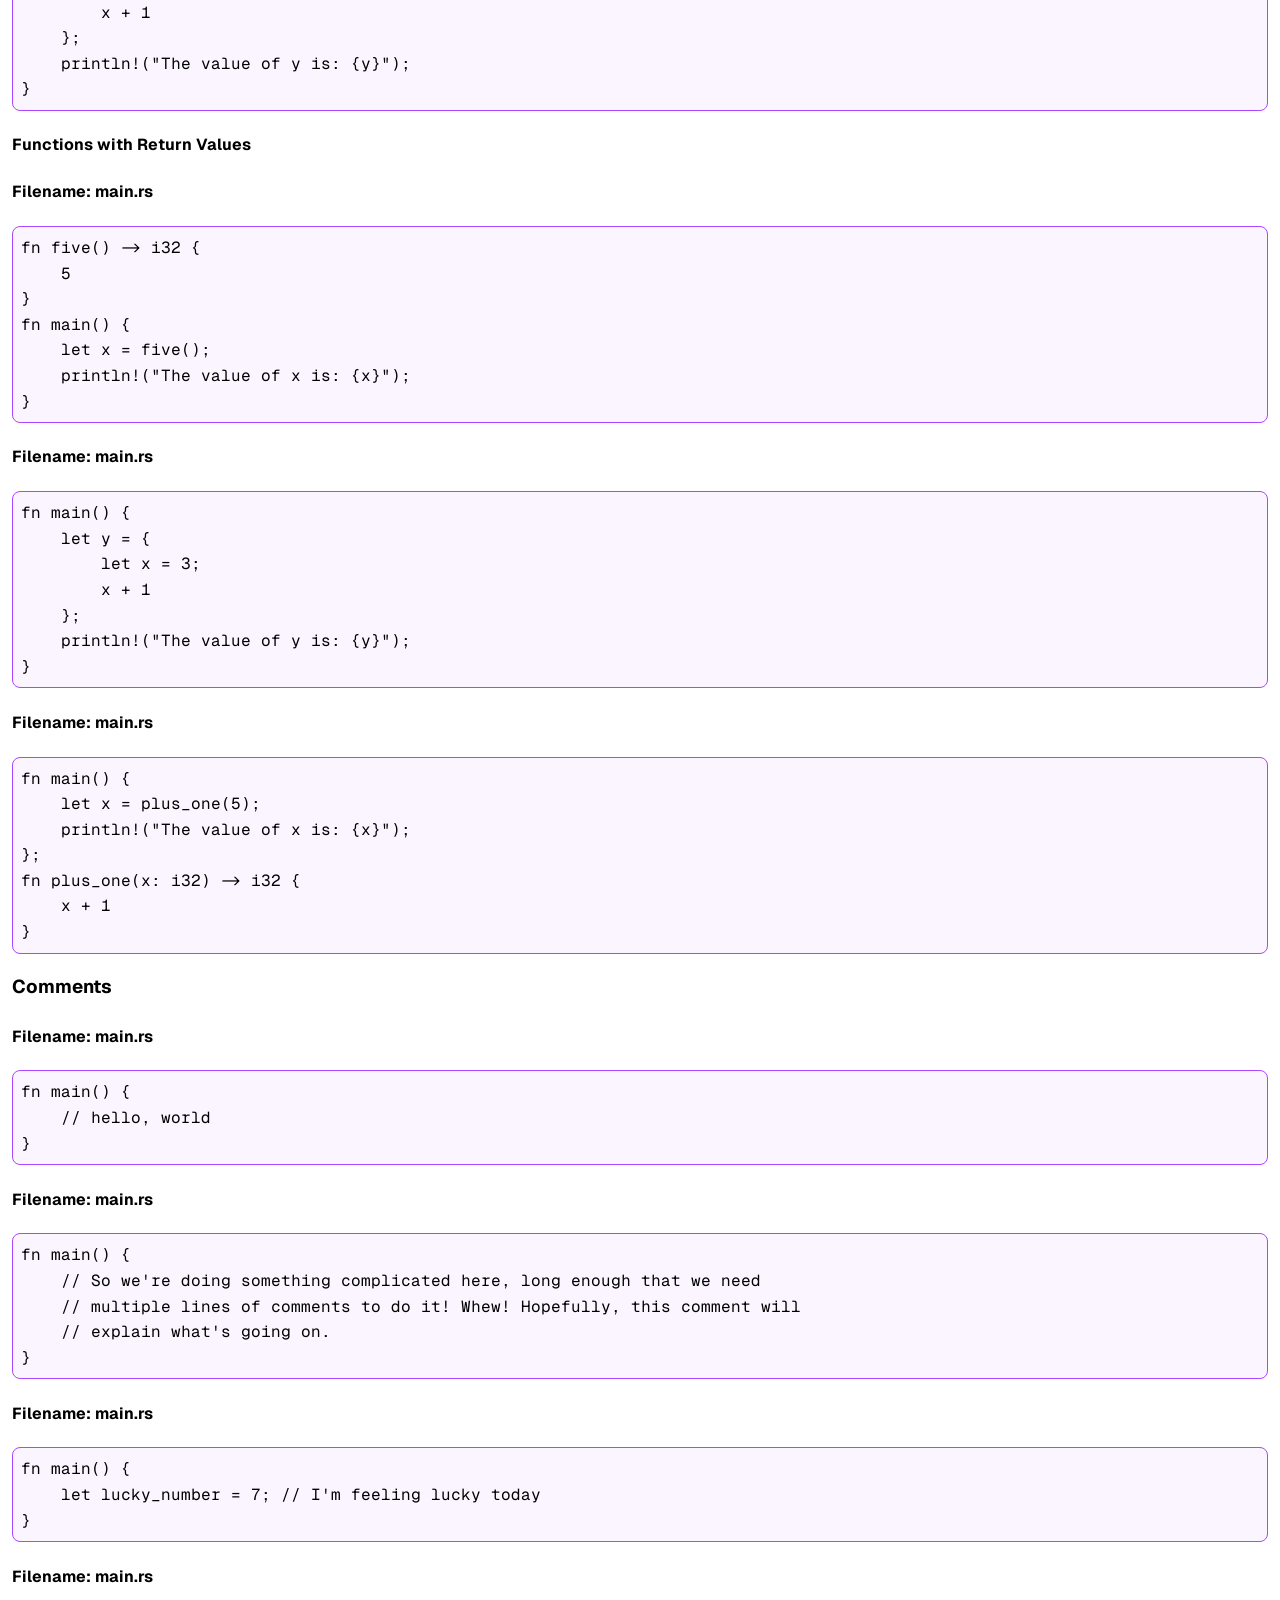
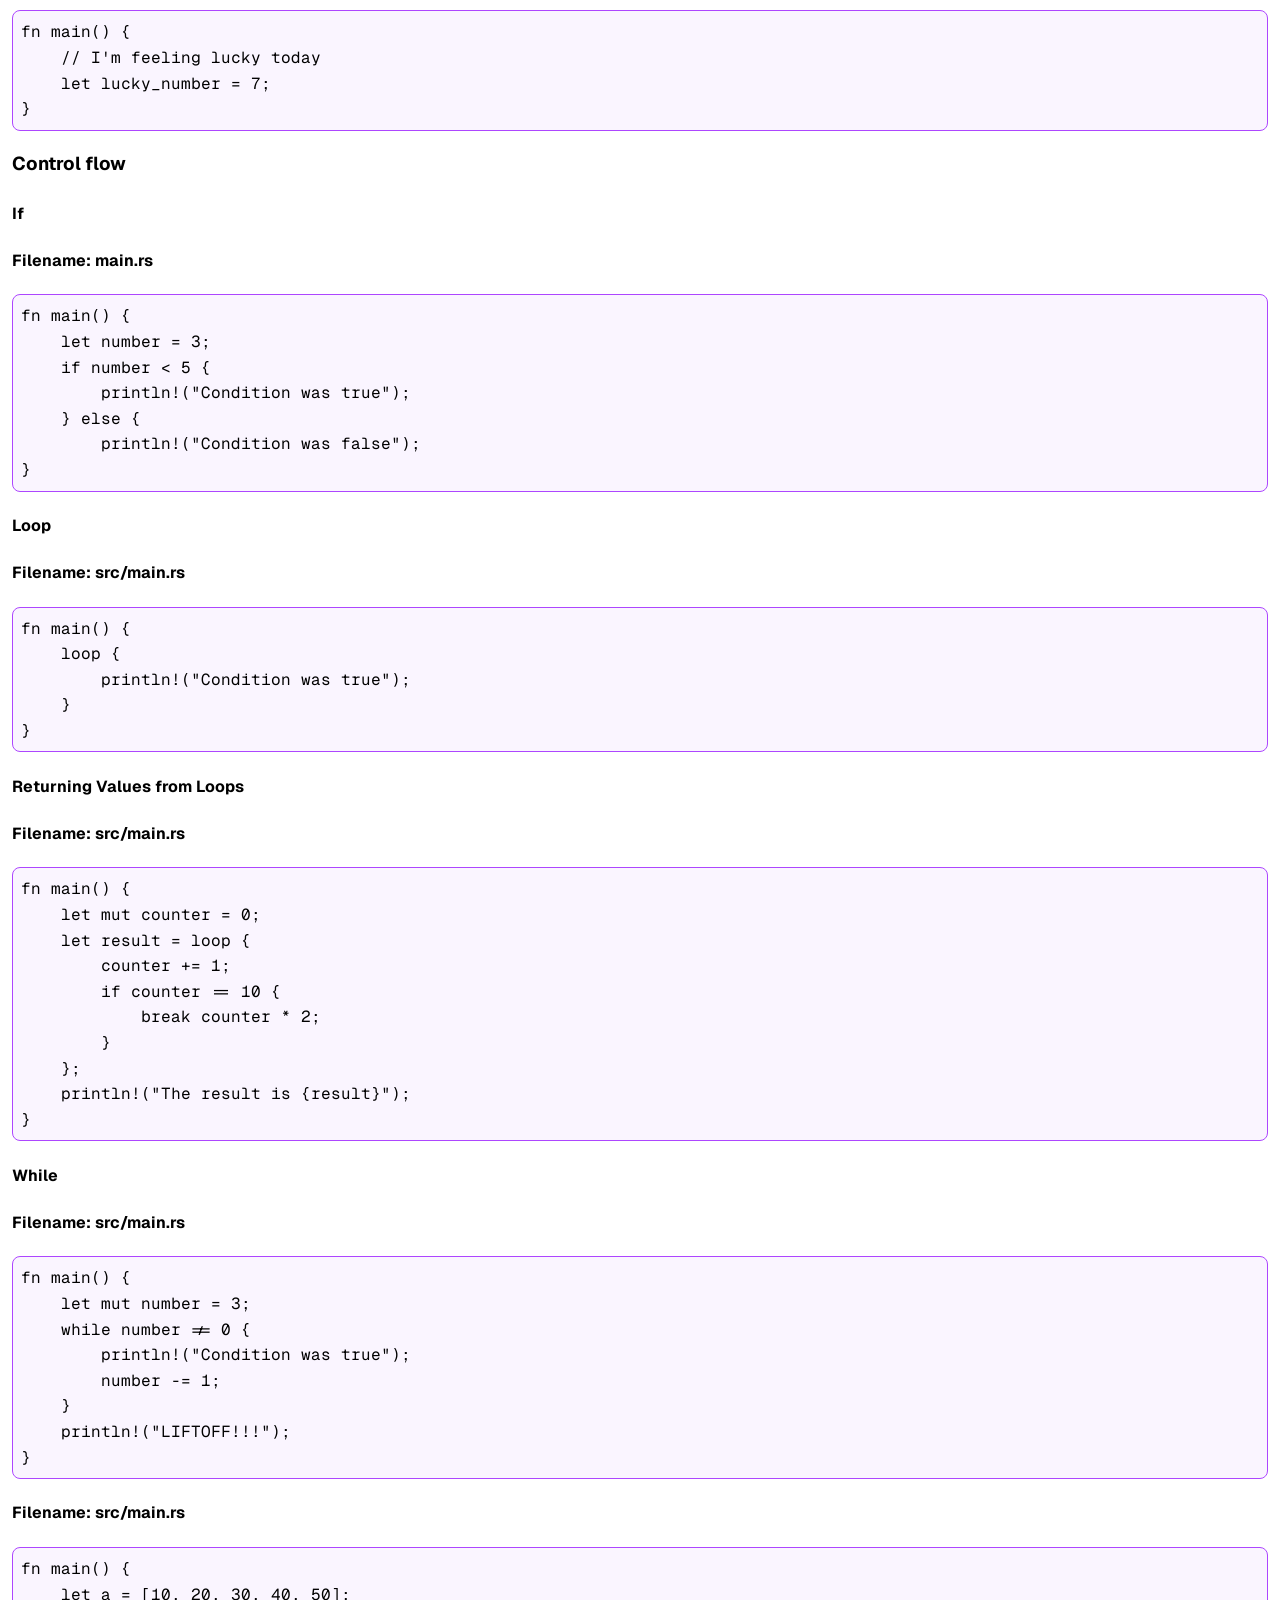
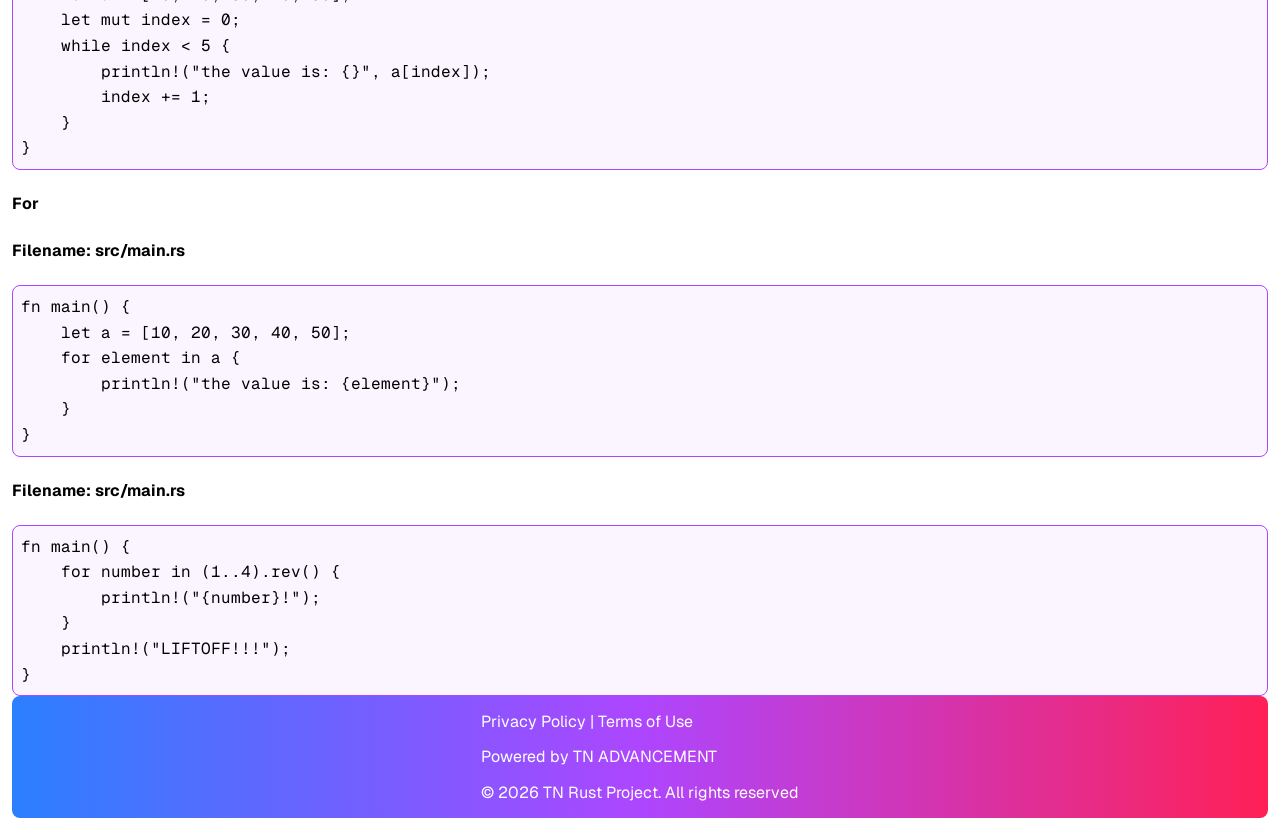
<file: home.html>
<!DOCTYPE html>
<html lang="en">
  <head>
    <title>TN Rust</title>
    <meta charset="UTF-8">
    <link rel="stylesheet" href="assets/css/home.css">
    <meta name="viewport" content="width=device-width, initial-scale=1" />
    <link href='https://fonts.googleapis.com/css?family=Geist|Geist Mono' rel='stylesheet'>
  </head>

  <body class="dark-theme adaptive">
    <header class="home-header">
      <div class="home-max-width">
      <h1 class="home-header-h1">
        <a href="./index.html" class="home-header-a adaptive">Rust</a>
      </h1>

      <nav id="idNav" class="home-nav adaptive">
        <ul class="home-ul">
          <li><a href="./home.html" class="home-header-a adaptive">Home</a></li>
          <li><a href="./news.html" class="home-header-a adaptive">News</a></li>
          <li><a href="./blogs.html" class="home-header-a adaptive">Blogs</a></li>
          <li><a href="./about.html" class="home-header-a adaptive">About</a></li>
        </ul>
      </nav>

      <nav class="home-nav-mobile adaptive">
        <p id="openNav" class="open-button"><span onclick="OpenNav()">&#9776;</span></p>
        <p id="closeNav" class="close-button"><span onclick="CloseNav()">&times;</span></p>
      </nav>
      </div>
    </header>

    <main class="home-main">
      <article class="home-max-width">
        <header>
          <h2 class="dark-text adaptive">Rust Overview</h2>
          <p class="dark-text adaptive">Install: curl --proto '=https' --tlsv1.2 https://sh.rustup.rs -sSf | sh</p>
        </header>

        <section>
          <h3 class="dark-text adaptive">"Hello, World!" program</h3>
          <h4 class="dark-text adaptive">Filename: main.rs</h4>
          <div class="home-border adaptive">
            <code class="dark-text adaptive">fn main() {</code>
            <br>
            <code class="dark-text adaptive home-pre-wrap">    println!("Hello, world!");</code>
            <br>
            <code class="dark-text adaptive">}</code>
          </div>
        </section>

        <section>
          <h3 class="dark-text adaptive">Creating a Project with Cargo</h3>
          <p class="dark-text adaptive">cargo new hello_cargo</p>
          <p class="dark-text adaptive">cd hello_cargo</p>
        </section>

        <section>
          <h3 class="dark-text adaptive">Packages and Crates</h3>
          <h4 class="dark-text adaptive">Building a Cargo Project</h4>
          <p class="dark-text adaptive">cargo build</p>
          <h4 class="dark-text adaptive">Building and Running a Cargo Project</h4>
          <p class="dark-text adaptive">cargo run</p>
          <h4 class="dark-text adaptive">Checks a Cargo Project</h4>
          <p class="dark-text adaptive">cargo check</p>
          <h4 class="dark-text adaptive">Building for Release</h4>
          <p class="dark-text adaptive">cargo build --release</p>
        </section>

        <section>
          <h3 class="dark-text adaptive">Variables and Mutability</h3>
          <h4 class="dark-text adaptive">Filename: src/main.rs</h4>
          <div class="home-border adaptive">
            <code class="dark-text adaptive">fn main() {</code>
            <br>
            <code class="dark-text adaptive home-pre-wrap">    let mut x = 5;</code>
            <br>
            <code class="dark-text adaptive home-pre-wrap">    println!("The value of x is: {x}");</code>
            <br>
            <code class="dark-text adaptive home-pre-wrap">    x = 6;</code>
            <br>
            <code class="dark-text adaptive home-pre-wrap">    println!("The value of x is: {x}");</code>
            <br>
            <code class="dark-text adaptive home-pre-wrap">    let x = 7;</code>
            <br>
            <code class="dark-text adaptive home-pre-wrap">    println!("The value of x is: {x}");</code>
            <br>
            <code class="dark-text adaptive">}</code>
          </div>

          <h4 class="dark-text adaptive">Constants</h4>
          <h4 class="dark-text adaptive">Filename: src/main.rs</h4>
          <div class="home-border adaptive">
            <code class="dark-text adaptive home-pre-wrap">#![allow(unused)]</code>
            <br>
            <code class="dark-text adaptive home-pre-wrap">fn main() {</code>
            <br>
            <code class="dark-text adaptive home-pre-wrap">    const THREE_HOURS_IN_SECONDS: u32 = 60 * 60 * 3;</code>
            <br>
            <code class="dark-text adaptive home-pre-wrap">}</code>
          </div>

          <h4 class="dark-text adaptive">Shadowing</h4>
          <h4 class="dark-text adaptive">Filename: src/main.rs</h4>
          <div class="home-border adaptive">
            <code class="dark-text adaptive">fn main() {</code>
            <br>
            <code class="dark-text adaptive home-pre-wrap">    let x = 5;</code>
            <br>
            <code class="dark-text adaptive home-pre-wrap">    let x = x + 1;</code>
            <br>
            <code class="dark-text adaptive home-pre-wrap">    {</code>
            <br>
            <code class="dark-text adaptive home-pre-wrap">        let x = x * 2;</code>
            <br>
            <code class="dark-text adaptive home-pre-wrap">        println!("The value of x in the inner scope is: {x}");</code>
            <br>
            <code class="dark-text adaptive home-pre-wrap">    }</code>
            <br>
            <code class="dark-text adaptive home-pre-wrap">    println!("The value of x is: {x}");</code>
            <br>
            <code class="dark-text adaptive">}</code>
          </div>

          <h4 class="dark-text adaptive">Filename: src/main.rs</h4>
          <div class="home-border adaptive">
            <code class="dark-text adaptive home-pre-wrap">fn main() {</code>
            <br>
            <code class="dark-text adaptive home-pre-wrap">    let spaces = "   ";</code>
            <br>
            <code class="dark-text adaptive home-pre-wrap">    let spaces = spaces.len();</code>
            <br>
            <code class="dark-text adaptive">}</code>
          </div>
        </section>

        <section>
          <h3 class="dark-text adaptive">Data Types</h3>
          <h4 class="dark-text adaptive">Floating-Point Types</h4>
          <h4 class="dark-text adaptive">Filename: src/main.rs</h4>
          <div class="home-border adaptive">
            <code class="dark-text adaptive">#![allow(unused)]</code>
            <br>
            <code class="dark-text adaptive home-pre-wrap">fn main() {</code>
            <br>
            <code class="dark-text adaptive home-pre-wrap">    let x = 2.0;</code>
            <br>
            <code class="dark-text adaptive home-pre-wrap">    let y: f32 = 3.0;</code>
            <br>
            <code class="dark-text adaptive">}</code>
          </div>

          <h4 class="dark-text adaptive">Integer Types</h4>
          <h4 class="dark-text adaptive">Filename: src/main.rs</h4>
          <div class="home-border adaptive">
            <code class="dark-text adaptive home-pre-wrap">fn main() {</code>
            <br>
            <code class="dark-text adaptive home-pre-wrap">    let x: i64 = 100000;</code>
            <br>
            <code class="dark-text adaptive home-pre-wrap">    let y: i64 = 150000;</code>
            <br>
            <code class="dark-text adaptive home-pre-wrap">    let result: i64 = x * y;</code>
            <br>
            <code class="dark-text adaptive home-pre-wrap">    println!("The value 150K * 100K = {result}");</code>
            <br>
            <code class="dark-text adaptive">}</code>
          </div>

          <h4 class="dark-text adaptive">Numeric Operations</h4>
          <h4 class="dark-text adaptive">Filename: main.rs</h4>
          <div class="home-border adaptive">
            <code class="dark-text adaptive">fn main() {</code>
            <br>
            <code class="dark-text adaptive home-pre-wrap">    let sum = 5 + 10;</code>
            <br>
            <code class="dark-text adaptive home-pre-wrap">    let difference = 95.5 - 4.3;</code>
            <br>
            <code class="dark-text adaptive home-pre-wrap">    let product = 4 * 30;</code>
            <br>
            <code class="dark-text adaptive home-pre-wrap">    let quotient = 56.7 / 32.2;</code>
            <br>
            <code class="dark-text adaptive home-pre-wrap">    let truncated = -5 / 3;</code>
            <br>
            <code class="dark-text adaptive home-pre-wrap">    let remainder = 43 % 5;</code>
            <br>
            <code class="dark-text adaptive">}</code>
          </div>

          <h4 class="dark-text adaptive">The Boolean Type</h4>
          <h4 class="dark-text adaptive">Filename: main.rs</h4>
          <div class="home-border adaptive">
            <code class="dark-text adaptive">fn main() {</code>
            <br>
            <code class="dark-text adaptive home-pre-wrap">    let t = true;</code>
            <br>
            <code class="dark-text adaptive home-pre-wrap">    let f: bool = false;</code>
            <br>
            <code class="dark-text adaptive">}</code>
          </div>

          <h4 class="dark-text adaptive">The Character Type</h4>
          <h4 class="dark-text adaptive">Filename: main.rs</h4>
          <div class="home-border adaptive">
            <code class="dark-text adaptive">fn main() {</code>
            <br>
            <code class="dark-text adaptive home-pre-wrap">    let c = 'z';</code>
            <br>
            <code class="dark-text adaptive home-pre-wrap">    let z: char = 'ℤ';</code>
            <br>
            <code class="dark-text adaptive home-pre-wrap">    let heart_eyed_cat = '😻';</code>
            <br>
            <code class="dark-text adaptive">}</code>
          </div>

          <h4 class="dark-text adaptive">The Tuple Type</h4>
          <h4 class="dark-text adaptive">Filename: main.rs</h4>
          <div class="home-border adaptive">
            <code class="dark-text adaptive">fn main() {</code>
            <br>
            <code class="dark-text adaptive home-pre-wrap">    let tup: (i32, f64, u8) = (500, 6.4, 1);</code>
            <br>
            <code class="dark-text adaptive">}</code>
          </div>

          <h4 class="dark-text adaptive">Filename: main.rs</h4>
          <div class="home-border adaptive">
            <code class="dark-text adaptive">fn main() {</code>
            <br>
            <code class="dark-text adaptive home-pre-wrap">    let tup = (500, 6.4, 1);</code>
            <br>
            <code class="dark-text adaptive home-pre-wrap">    let (x, y, z) = tup;</code>
            <br>
            <code class="dark-text adaptive home-pre-wrap">    println!("The value of y is: {y}");</code>
            <br>
            <code class="dark-text adaptive">}</code>
          </div>

          <h4 class="dark-text adaptive">Filename: main.rs</h4>
          <div class="home-border adaptive">
            <code class="dark-text adaptive">fn main() {</code>
            <br>
            <code class="dark-text adaptive home-pre-wrap">    let x: (i32, f64, u8) = (500, 6.4, 1);</code>
            <br>
            <code class="dark-text adaptive home-pre-wrap">    let five_hundred = x.0;</code>
            <br>
            <code class="dark-text adaptive home-pre-wrap">    let six_point_four = x.1;</code>
            <br>
            <code class="dark-text adaptive home-pre-wrap">    let one = x.2;</code>
            <br>
            <code class="dark-text adaptive">}</code>
          </div>

          <h4 class="dark-text adaptive">The Array Type</h4>
          <h4 class="dark-text adaptive">Filename: main.rs</h4>
          <div class="home-border adaptive">
            <code class="dark-text adaptive">fn main() {</code>
            <br>
            <code class="dark-text adaptive home-pre-wrap">    let a = [1, 2, 3, 4, 5];</code>
            <br>
            <code class="dark-text adaptive">}</code>
          </div>

          <h4 class="dark-text adaptive">Filename: main.rs</h4>
          <div class="home-border adaptive">
            <code class="dark-text adaptive">fn main() {</code>
            <br>
            <code class="dark-text adaptive home-pre-wrap">    let months = ["January", "February", "March", "April", "May", "June", "July",
                  "August", "September", "October", "November", "December"];</code>
            <br>
            <code class="dark-text adaptive">}</code>
          </div>

          <h4 class="dark-text adaptive">Filename: main.rs</h4>
          <div class="home-border adaptive">
            <code class="dark-text adaptive">fn main() {</code>
            <br>
            <code class="dark-text adaptive home-pre-wrap">    let a: [i32; 5] = [1, 2, 3, 4, 5];</code>
            <br>
            <code class="dark-text adaptive">}</code>
          </div>

          <h4 class="dark-text adaptive">Filename: main.rs</h4>
          <div class="home-border adaptive">
            <code class="dark-text adaptive">fn main() {</code>
            <br>
            <code class="dark-text adaptive home-pre-wrap">    let a = [3; 5];</code>
            <br>
            <code class="dark-text adaptive">}</code>
          </div>

          <h4 class="dark-text adaptive">Filename: main.rs</h4>
          <div class="home-border adaptive">
            <code class="dark-text adaptive">fn main() {</code>
            <br>
            <code class="dark-text adaptive home-pre-wrap">    let a = [1, 2, 3, 4, 5];</code>
            <br>
            <code class="dark-text adaptive home-pre-wrap">    let first = a[0];</code>
            <br>
            <code class="dark-text adaptive home-pre-wrap">    let second = a[1];</code>
            <br>
            <code class="dark-text adaptive">}</code>
          </div>
        </section>

        <section>
          <h3 class="dark-text adaptive">Functions</h3>
          <h4 class="dark-text adaptive">Filename: main.rs</h4>
          <div class="home-border adaptive">
            <code class="dark-text adaptive">fn main() {</code>
            <br>
            <code class="dark-text adaptive home-pre-wrap">    println!("Hello, world!");</code>
            <br>
            <code class="dark-text adaptive home-pre-wrap">    another_function();</code>
            <br>
            <code class="dark-text adaptive home-pre-wrap">}</code>
            <br>
            <code class="dark-text adaptive home-pre-wrap">fn another_function() {</code>
            <br>
            <code class="dark-text adaptive home-pre-wrap">    println!("Another function.");</code>
            <br>
            <code class="dark-text adaptive">}</code>
          </div>

          <h4 class="dark-text adaptive">Parameters</h4>
          <h4 class="dark-text adaptive">Filename: main.rs</h4>
          <div class="home-border adaptive">
            <code class="dark-text adaptive">fn main() {</code>
            <br>
            <code class="dark-text adaptive home-pre-wrap">    another_function(5);</code>
            <br>
            <code class="dark-text adaptive home-pre-wrap">}</code>
            <br>
            <code class="dark-text adaptive home-pre-wrap">fn another_function(x: i32) {</code>
            <br>
            <code class="dark-text adaptive home-pre-wrap">    println!("The value of x is: {x}");</code>
            <br>
            <code class="dark-text adaptive">}</code>
          </div>

          <h4 class="dark-text adaptive">Filename: main.rs</h4>
          <div class="home-border adaptive">
            <code class="dark-text adaptive">fn main() {</code>
            <br>
            <code class="dark-text adaptive home-pre-wrap">    print_labeled_measurement(5, 'h');</code>
            <br>
            <code class="dark-text adaptive home-pre-wrap">}</code>
            <br>
            <code class="dark-text adaptive home-pre-wrap">fn print_labeled_measurement(value: i32, unit_label: char) {</code>
            <br>
            <code class="dark-text adaptive home-pre-wrap">    println!("The measurement is: {value}{unit_label}");</code>
            <br>
            <code class="dark-text adaptive">}</code>
          </div>

          <h4 class="dark-text adaptive">Statements and Expressions</h4>
          <h4 class="dark-text adaptive">Filename: main.rs</h4>
          <div class="home-border adaptive">
            <code class="dark-text adaptive">fn main() {</code>
            <br>
            <code class="dark-text adaptive home-pre-wrap">    let y = 6;</code>
            <br>
            <code class="dark-text adaptive">}</code>
          </div>

          <h4 class="dark-text adaptive">Filename: main.rs</h4>
          <div class="home-border adaptive">
            <code class="dark-text adaptive">fn main() {</code>
            <br>
            <code class="dark-text adaptive home-pre-wrap">    let y = {</code>
            <br>
            <code class="dark-text adaptive home-pre-wrap">        let x = 3;</code>
            <br>
            <code class="dark-text adaptive home-pre-wrap">        x + 1</code>
            <br>
            <code class="dark-text adaptive home-pre-wrap">    };</code>
            <br>
            <code class="dark-text adaptive home-pre-wrap">    println!("The value of y is: {y}");</code>
            <br>
            <code class="dark-text adaptive">}</code>
          </div>

          <h4 class="dark-text adaptive">Functions with Return Values</h4>
          <h4 class="dark-text adaptive">Filename: main.rs</h4>
          <div class="home-border adaptive">
            <code class="dark-text adaptive home-pre-wrap">fn five() -> i32 {</code>
            <br>
            <code class="dark-text adaptive home-pre-wrap">    5</code>
            <br>
            <code class="dark-text adaptive home-pre-wrap">}</code>
            <br>
            <code class="dark-text adaptive">fn main() {</code>
            <br>
            <code class="dark-text adaptive home-pre-wrap">    let x = five();</code>
            <br>
            <code class="dark-text adaptive home-pre-wrap">    println!("The value of x is: {x}");</code>
            <br>
            <code class="dark-text adaptive">}</code>
          </div>

          <h4 class="dark-text adaptive">Filename: main.rs</h4>
          <div class="home-border adaptive">
            <code class="dark-text adaptive">fn main() {</code>
            <br>
            <code class="dark-text adaptive home-pre-wrap">    let y = {</code>
            <br>
            <code class="dark-text adaptive home-pre-wrap">        let x = 3;</code>
            <br>
            <code class="dark-text adaptive home-pre-wrap">        x + 1</code>
            <br>
            <code class="dark-text adaptive home-pre-wrap">    };</code>
            <br>
            <code class="dark-text adaptive home-pre-wrap">    println!("The value of y is: {y}");</code>
            <br>
            <code class="dark-text adaptive">}</code>
          </div>

          <h4 class="dark-text adaptive">Filename: main.rs</h4>
          <div class="home-border adaptive">
            <code class="dark-text adaptive">fn main() {</code>
            <br>
            <code class="dark-text adaptive home-pre-wrap">    let x = plus_one(5);</code>
            <br>
            <code class="dark-text adaptive home-pre-wrap">    println!("The value of x is: {x}");</code>
            <br>
            <code class="dark-text adaptive home-pre-wrap">};</code>
            <br>
            <code class="dark-text adaptive home-pre-wrap">fn plus_one(x: i32) -> i32 {</code>
            <br>
            <code class="dark-text adaptive home-pre-wrap">    x + 1</code>
            <br>
            <code class="dark-text adaptive">}</code>
          </div>
        </section>

        <section>
          <h3 class="dark-text adaptive">Comments</h3>
          <h4 class="dark-text adaptive">Filename: main.rs</h4>
          <div class="home-border adaptive">
            <code class="dark-text adaptive">fn main() {</code>
            <br>
            <code class="dark-text adaptive home-pre-wrap">    // hello, world</code>
            <br>
            <code class="dark-text adaptive">}</code>
          </div>

          <h4 class="dark-text adaptive">Filename: main.rs</h4>
          <div class="home-border adaptive">
            <code class="dark-text adaptive">fn main() {</code>
            <br>
            <code class="dark-text adaptive home-pre-wrap">    // So we're doing something complicated here, long enough that we need</code>
            <br>
            <code class="dark-text adaptive home-pre-wrap">    // multiple lines of comments to do it! Whew! Hopefully, this comment will</code>
            <br>
            <code class="dark-text adaptive home-pre-wrap">    // explain what's going on.</code>
            <br>
            <code class="dark-text adaptive">}</code>
          </div>

          <h4 class="dark-text adaptive">Filename: main.rs</h4>
          <div class="home-border adaptive">
            <code class="dark-text adaptive">fn main() {</code>
            <br>
            <code class="dark-text adaptive home-pre-wrap">    let lucky_number = 7; // I'm feeling lucky today</code>
            <br>
            <code class="dark-text adaptive">}</code>
          </div>

          <h4 class="dark-text adaptive">Filename: main.rs</h4>
          <div class="home-border adaptive">
            <code class="dark-text adaptive">fn main() {</code>
            <br>
            <code class="dark-text adaptive home-pre-wrap">    // I'm feeling lucky today</code>
            <br>
            <code class="dark-text adaptive home-pre-wrap">    let lucky_number = 7;</code>
            <br>
            <code class="dark-text adaptive">}</code>
          </div>
        </section>

        <section>
          <h3 class="dark-text adaptive">Control flow</h3>
          <h4 class="dark-text adaptive">If</h4>
          <h4 class="dark-text adaptive">Filename: main.rs</h4>
          <div class="home-border adaptive">
            <code class="dark-text adaptive">fn main() {</code>
            <br>
            <code class="dark-text adaptive home-pre-wrap">    let number = 3;</code>
            <br>
            <code class="dark-text adaptive home-pre-wrap">    if number < 5 {</code>
            <br>
            <code class="dark-text adaptive home-pre-wrap">        println!("Condition was true");</code>
            <br>
            <code class="dark-text adaptive home-pre-wrap">    } else {</code>
            <br>
            <code class="dark-text adaptive home-pre-wrap">        println!("Condition was false");</code>
            <br>
            <code class="dark-text adaptive">}</code>
          </div>

          <h4 class="dark-text adaptive">Loop</h4>
          <h4 class="dark-text adaptive">Filename: src/main.rs</h4>
          <div class="home-border adaptive">
            <code class="dark-text adaptive">fn main() {</code>
            <br>
            <code class="dark-text adaptive home-pre-wrap">    loop {</code>
            <br>
            <code class="dark-text adaptive home-pre-wrap">        println!("Condition was true");</code>
            <br>
            <code class="dark-text adaptive home-pre-wrap">    }</code>
            <br>
            <code class="dark-text adaptive">}</code>
          </div>

          <h4 class="dark-text adaptive">Returning Values from Loops</h4>
          <h4 class="dark-text adaptive">Filename: src/main.rs</h4>
          <div class="home-border adaptive">
            <code class="dark-text adaptive">fn main() {</code>
            <br>
            <code class="dark-text adaptive home-pre-wrap">    let mut counter = 0;</code>
            <br>
            <code class="dark-text adaptive home-pre-wrap">    let result = loop {</code>
            <br>
            <code class="dark-text adaptive home-pre-wrap">        counter += 1;</code>
            <br>
            <code class="dark-text adaptive home-pre-wrap">        if counter == 10 {</code>
            <br>
            <code class="dark-text adaptive home-pre-wrap">            break counter * 2;</code>
            <br>
            <code class="dark-text adaptive home-pre-wrap">        }</code>
            <br>
            <code class="dark-text adaptive home-pre-wrap">    };</code>
            <br>
            <code class="dark-text adaptive home-pre-wrap">    println!("The result is {result}");</code>
            <br>
            <code class="dark-text adaptive">}</code>
          </div>

          <h4 class="dark-text adaptive">While</h4>
          <h4 class="dark-text adaptive">Filename: src/main.rs</h4>
          <div class="home-border adaptive">
            <code class="dark-text adaptive">fn main() {</code>
            <br>
            <code class="dark-text adaptive home-pre-wrap">    let mut number = 3;</code>
            <br>
            <code class="dark-text adaptive home-pre-wrap">    while number != 0 {</code>
            <br>
            <code class="dark-text adaptive home-pre-wrap">        println!("Condition was true");</code>
            <br>
            <code class="dark-text adaptive home-pre-wrap">        number -= 1;</code>
            <br>
            <code class="dark-text adaptive home-pre-wrap">    }</code>
            <br>
            <code class="dark-text adaptive home-pre-wrap">    println!("LIFTOFF!!!");</code>
            <br>
            <code class="dark-text adaptive">}</code>
          </div>

          <h4 class="dark-text adaptive">Filename: src/main.rs</h4>
          <div class="home-border adaptive">
            <code class="dark-text adaptive">fn main() {</code>
            <br>
            <code class="dark-text adaptive home-pre-wrap">    let a = [10, 20, 30, 40, 50];</code>
            <br>
            <code class="dark-text adaptive home-pre-wrap">    let mut index = 0;</code>
            <br>
            <code class="dark-text adaptive home-pre-wrap">    while index < 5 {</code>
            <br>
            <code class="dark-text adaptive home-pre-wrap">        println!("the value is: {}", a[index]);</code>
            <br>
            <code class="dark-text adaptive home-pre-wrap">        index += 1;</code>
            <br>
            <code class="dark-text adaptive home-pre-wrap">    }</code>
            <br>
            <code class="dark-text adaptive">}</code>
          </div>

          <h4 class="dark-text adaptive">For</h4>
          <h4 class="dark-text adaptive">Filename: src/main.rs</h4>
          <div class="home-border adaptive">
            <code class="dark-text adaptive">fn main() {</code>
            <br>
            <code class="dark-text adaptive home-pre-wrap">    let a = [10, 20, 30, 40, 50];</code>
            <br>
            <code class="dark-text adaptive home-pre-wrap">    for element in a {</code>
            <br>
            <code class="dark-text adaptive home-pre-wrap">        println!("the value is: {element}");</code>
            <br>
            <code class="dark-text adaptive home-pre-wrap">    }</code>
            <br>
            <code class="dark-text adaptive">}</code>
          </div>

          <h4 class="dark-text adaptive">Filename: src/main.rs</h4>
          <div class="home-border adaptive">
            <code class="dark-text adaptive">fn main() {</code>
            <br>
            <code class="dark-text adaptive home-pre-wrap">    for number in (1..4).rev() {</code>
            <br>
            <code class="dark-text adaptive home-pre-wrap">        println!("{number}!");</code>
            <br>
            <code class="dark-text adaptive home-pre-wrap">    }</code>
            <br>
            <code class="dark-text adaptive home-pre-wrap">    println!("LIFTOFF!!!");</code>
            <br>
            <code class="dark-text adaptive">}</code>
          </div>
        </section>

      </article>
    </main>

    <footer>
      <section class="home-footer footer-gradient footer-border">
        <div>
          <p>Privacy Policy | Terms of Use</p>
          <p>Powered by <a href="https://tnadvancement.com/" target="_blank" class="home-footer-a adaptive">TN ADVANCEMENT</a></p>
          <p>&#169; <span id="fyear"></span> TN Rust Project. All rights reserved</p>
        </div>
      </section>
    </footer>

    <script src="assets/js/time.js"></script>
    <script src="assets/js/index.js"></script>

  </body>
</html>
</file>
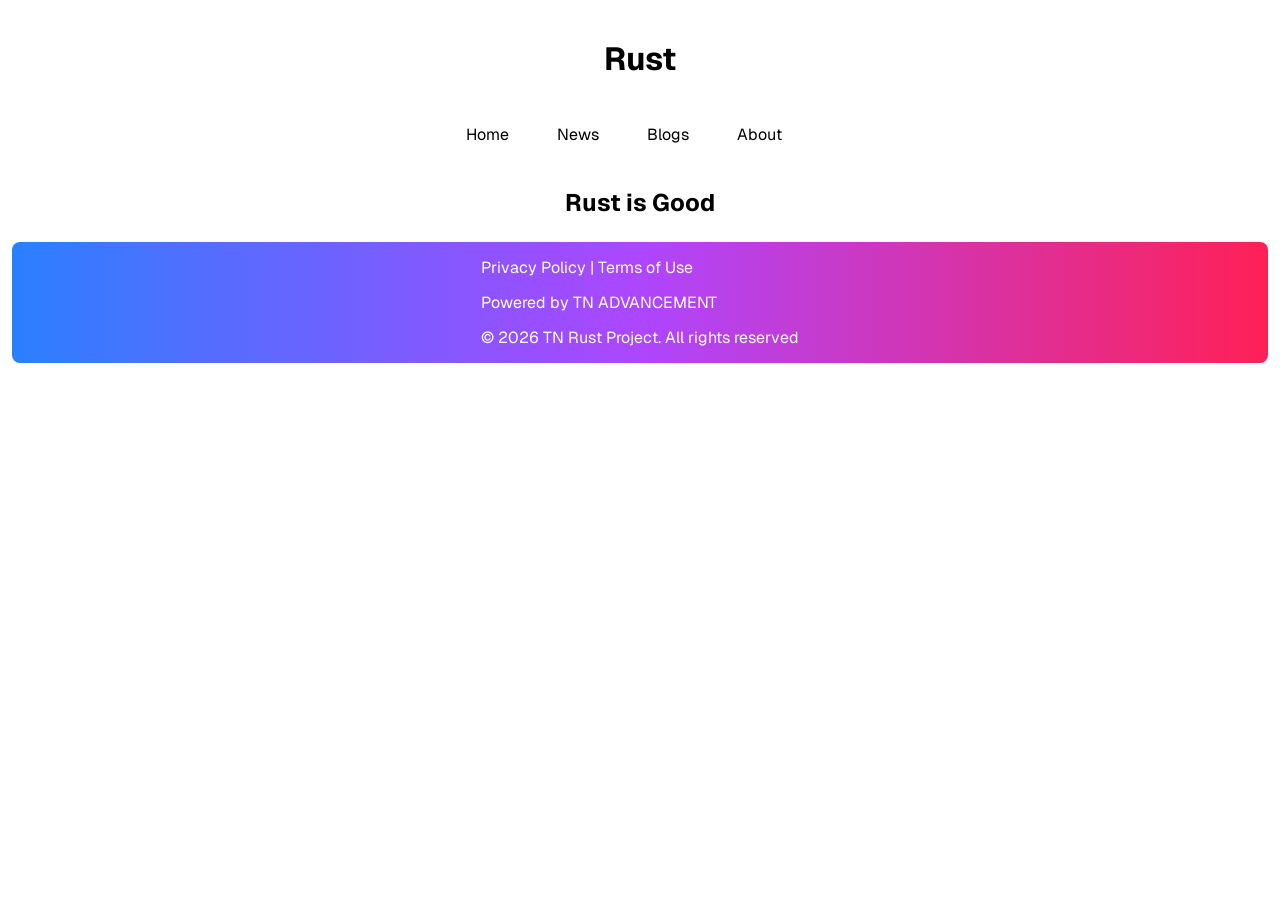
<file: intro.html>
<!DOCTYPE html>
<html lang="en">
  <head>
    <title>TN Rust</title>
    <meta charset="UTF-8">
    <link rel="stylesheet" href="assets/css/index.css">
    <meta name="viewport" content="width=device-width, initial-scale=1" />
    <link href='https://fonts.googleapis.com/css?family=Geist|Geist Mono' rel='stylesheet'>
  </head>

  <body class="dark-theme adaptive">
    <header class="index-header">
      <div class="index-max-width">
      <h1 class="index-header-h1">
        <a href="./index.html" class="index-header-a adaptive">Rust</a>
      </h1>
      <nav id="idNav" class="index-nav adaptive">
        <ul class="index-ul">
          <li><a href="./home.html" class="index-header-a adaptive">Home</a></li>
          <li><a href="./news.html" class="index-header-a adaptive">News</a></li>
          <li><a href="./blogs.html" class="index-header-a adaptive">Blogs</a></li>
          <li><a href="./about.html" class="index-header-a adaptive">About</a></li>
        </ul>
      </nav>

      <nav class="index-nav-mobile adaptive">
        <p id="openNav" class="open-button"><span onclick="OpenNav()">&#9776;</span></p>
        <p id="closeNav" class="close-button"><span onclick="CloseNav()">&times;</span></p>
      </nav>
      </div>
    </header>

    <main class="index-main">
      <article class="index-max-width">
        <header>
          <h1>Rust is Good</h1>
        </header>

        <section>
        </section>

        <section>
        </section>

      </article>
    </main>

    <footer>
      <section class="index-footer footer-gradient footer-border">
        <div>
          <p>Privacy Policy | Terms of Use</p>
          <p>Powered by <a href="https://tnadvancement.tn-technology.com/" target="_blank" class="index-footer-a adaptive">TN ADVANCEMENT</a></p>
          <p>&#169; <span id="fyear"></span> TN Rust Project. All rights reserved</p>
        </div>
      </section>
    </footer>

    <script src="assets/js/time.js"></script>
    <script src="assets/js/index.js"></script>
  </body>
</html>
</file>
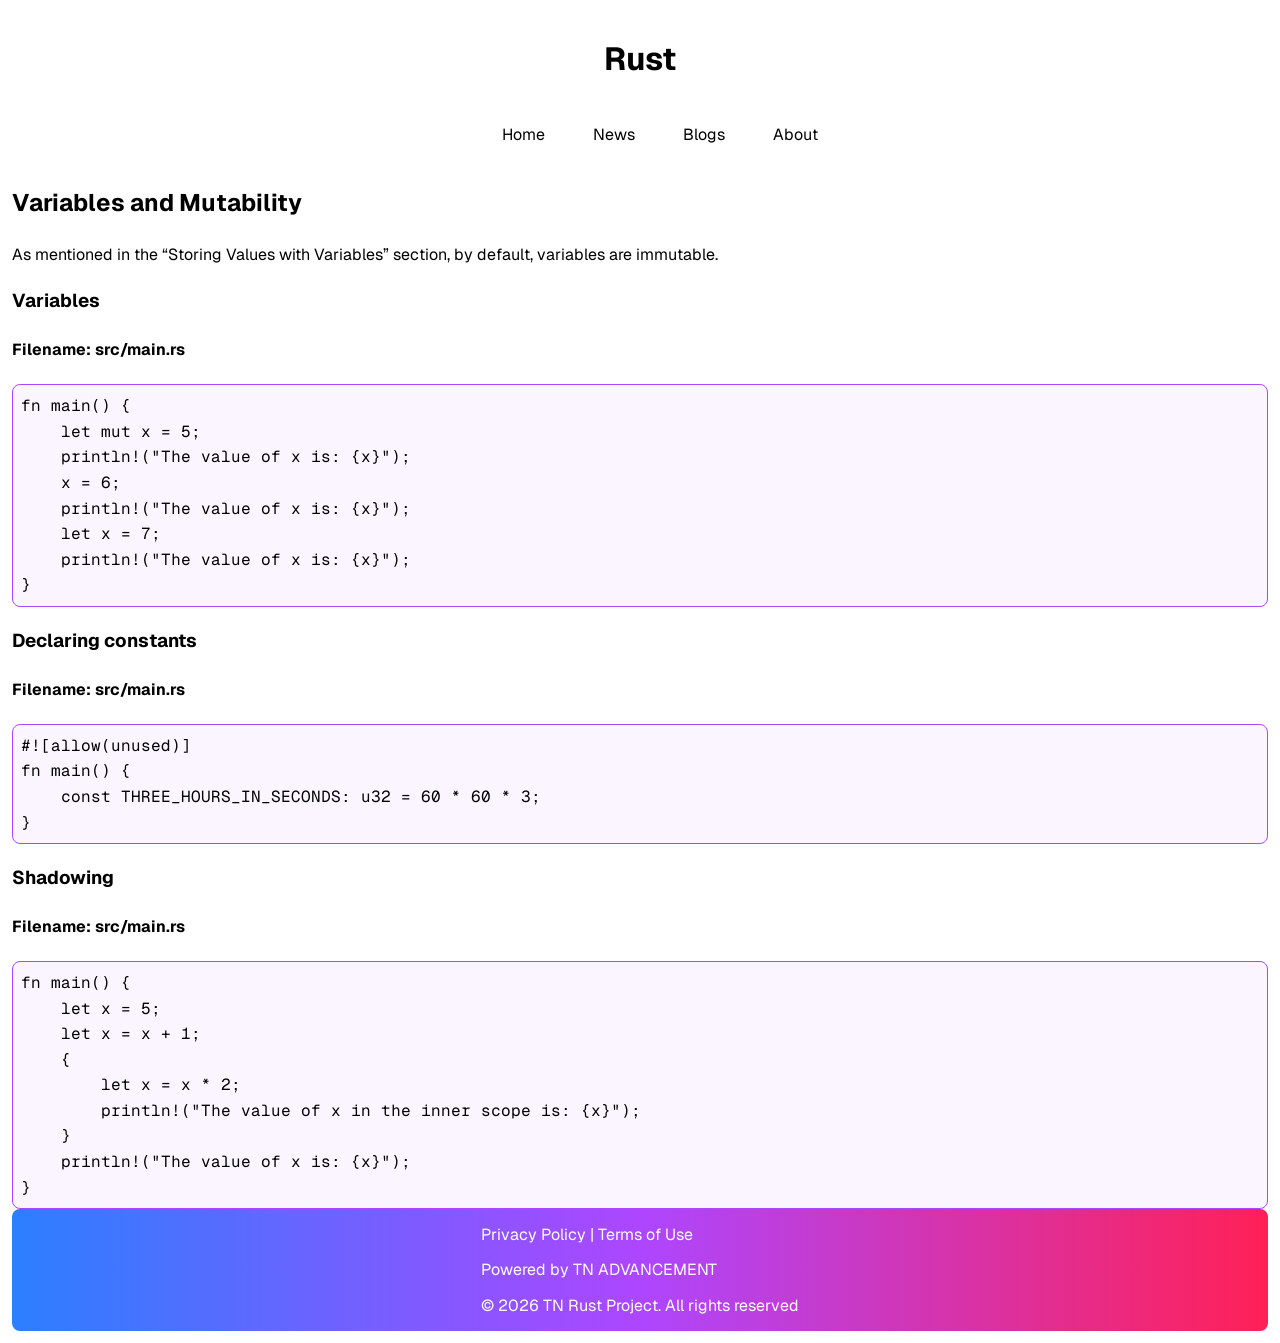
<file: variable.html>
<!DOCTYPE html>
<html lang="en">
  <head>
    <title>TN Rust</title>
    <meta charset="UTF-8">
    <link rel="stylesheet" href="assets/css/variable.css">
    <meta name="viewport" content="width=device-width, initial-scale=1" />
    <link href='https://fonts.googleapis.com/css?family=Geist|Geist Mono' rel='stylesheet'>
  </head>

  <body class="dark-theme adaptive">
    <header class="home-header">
      <div class="home-max-width">
      <h1 class="home-header-h1">
        <a href="./index.html" class="home-header-a adaptive">Rust</a>
      </h1>
      <nav id="idNav" class="home-nav adaptive">
        <ul class="home-ul">
          <li><a href="./home.html" class="home-header-a adaptive">Home</a></li>
          <li><a href="./news.html" class="home-header-a adaptive">News</a></li>
          <li><a href="./blogs.html" class="home-header-a adaptive">Blogs</a></li>
          <li><a href="./about.html" class="home-header-a adaptive">About</a></li>
        </ul>
      </nav>

      <nav class="home-nav-mobile adaptive">
        <p id="openNav" class="open-button"><span onclick="OpenNav()">&#9776;</span></p>
        <p id="closeNav" class="close-button"><span onclick="CloseNav()">&times;</span></p>
      </nav>
      </div>
    </header>

    <main class="home-main">
      <article class="home-max-width">
        <header>
          <h2 class="dark-text adaptive">Variables and Mutability</h2>
          <p>As mentioned in the “Storing Values with Variables” section, by default, variables are immutable.</p>
        </header>

        <section>
          <h3 class="dark-text adaptive">Variables</h3>
          <h4 class="dark-text adaptive">Filename: src/main.rs</h4>
          <div class="home-border adaptive">
            <code class="dark-text adaptive">fn main() {</code>
            <br>
            <code class="dark-text adaptive home-pre-wrap">    let mut x = 5;</code>
            <br>
            <code class="dark-text adaptive home-pre-wrap">    println!("The value of x is: {x}");</code>
            <br>
            <code class="dark-text adaptive home-pre-wrap">    x = 6;</code>
            <br>
            <code class="dark-text adaptive home-pre-wrap">    println!("The value of x is: {x}");</code>
            <br>
            <code class="dark-text adaptive home-pre-wrap">    let x = 7;</code>
            <br>
            <code class="dark-text adaptive home-pre-wrap">    println!("The value of x is: {x}");</code>
            <br>
            <code class="dark-text adaptive">}</code>
          </div>
        </section>

        <section>
          <h3 class="dark-text adaptive">Declaring constants</h3>
          <h4 class="dark-text adaptive">Filename: src/main.rs</h4>
          <div class="home-border adaptive">
            <code class="dark-text adaptive home-pre-wrap">#![allow(unused)]</code>
            <br>
            <code class="dark-text adaptive home-pre-wrap">fn main() {</code>
            <br>
            <code class="dark-text adaptive home-pre-wrap">    const THREE_HOURS_IN_SECONDS: u32 = 60 * 60 * 3;</code>
            <br>
            <code class="dark-text adaptive home-pre-wrap">}</code>
          </div>
        </section>

        <section>
          <h3>Shadowing</h3>
          <h4 class="dark-text adaptive">Filename: src/main.rs</h4>
          <div class="home-border adaptive">
            <code class="dark-text adaptive">fn main() {</code>
            <br>
            <code class="dark-text adaptive home-pre-wrap">    let x = 5;</code>
            <br>
            <code class="dark-text adaptive home-pre-wrap">    let x = x + 1;</code>
            <br>
            <code class="dark-text adaptive home-pre-wrap">    {</code>
            <br>
            <code class="dark-text adaptive home-pre-wrap">        let x = x * 2;</code>
            <br>
            <code class="dark-text adaptive home-pre-wrap">        println!("The value of x in the inner scope is: {x}");</code>
            <br>
            <code class="dark-text adaptive home-pre-wrap">    }</code>
            <br>
            <code class="dark-text adaptive home-pre-wrap">    println!("The value of x is: {x}");</code>
            <br>
            <code class="dark-text adaptive">}</code>
          </div>
        </section>

      </article>
    </main>

    <footer>
      <section class="home-footer footer-gradient footer-border">
        <div>
          <p>Privacy Policy | Terms of Use</p>
          <p>Powered by <a href="https://tnadvancement.com/" target="_blank" class="home-footer-a adaptive">TN ADVANCEMENT</a></p>
          <p>&#169; <span id="fyear"></span> TN Rust Project. All rights reserved</p>
        </div>
      </section>
    </footer>

    <script src="assets/js/time.js"></script>
    <script src="assets/js/index.js"></script>
  </body>
</html>
</file>
<file: assets/css/index.css>
body {
  font-family: 'Geist', sans-serif;
  -webkit-font-smoothing: antialiased;
  -moz-osx-font-smoothing: grayscale;
  margin: 0.75rem;
  font-size: 1rem;
  line-height: 1.6;
}

@media (width >= 48rem) {
  body {
    font-size: 1rem;
    line-height: 1.6;
  }
}

.dark-theme {
  background: rgba(255, 255, 255, 1);
}

@media (prefers-color-scheme: dark) {
  .dark-theme.adaptive {
    background: rgba(10, 10, 10, 1);
  }
}

.dark-text {
  color: rgba(0, 0, 0, 1);
}

@media (prefers-color-scheme: dark) {
  .dark-text.adaptive {
    color: rgba(255, 255, 255, 1);
  }
}

.index-header {
  display: flex;
  justify-content: center;
}

.index-main {
  display: flex;
  justify-content: center;
}

.index-max-width {
  max-width: 80rem;
}

.index-header-h1 {
  text-align: center;
}

.index-header-a {
  color: rgba(0, 0, 0, 1);
  text-decoration: none;
}

@media (prefers-color-scheme: dark) {
  .index-header-a.adaptive {
    color: rgba(255, 255, 255, 1);
    text-decoration: none;
  }
}

.index-header-a:hover {
  text-decoration: underline;
}

.index-nav {
  display: none;
  position: fixed;
  top: 0.25rem;
  left: 0.75rem;
  color: rgba(0, 0, 0, 1);
  width: 80%;
  background-color: rgba(255, 255, 255, 1);
}

@media (prefers-color-scheme: dark) {
  .index-nav.adaptive {
    color: rgba(255, 255, 255, 1);
    background-color: rgba(10, 10, 10, 1);
  }
}

@media (width >= 48rem) {
  .index-nav {
    display: flex;
    justify-content: center;
    position: static;
  }
}

.index-nav-mobile {
  display: block;
  position: fixed;
  top: 0.25rem;
  right: 0.75rem;
  color: rgba(0, 0, 0, 1);
  cursor:pointer;
}

@media (width >= 48rem) {
  .index-nav-mobile {
    display: none;
  }
}

@media (prefers-color-scheme: dark) {
  .index-nav-mobile.adaptive {
    color: rgba(255, 255, 255, 1);
  }
}

.open-button {
}

.close-button {
  display: none;
}

.index-ul {
  list-style-type: none;
  display: grid;
  gap: 3rem;
}

@media (width >= 48rem) {
  .index-ul {
    display: flex;
  }
}

.index-footer {
  display: flex;
  justify-content: center;
  line-height: 1.2;
  font-size: 0.75rem;
}

@media (width >= 48rem) {
  .index-footer {
    font-size: 1rem;
  }
}

.footer-gradient {
  color: rgba(255, 255, 255, 1);
  background-image: linear-gradient(to right, rgba(43, 127, 255, 1), rgba(173, 70, 255, 1), rgba(255, 32, 86, 1));
}

.index-footer-a {
  color: rgba(255, 255, 255, 1);
  text-decoration: none;
}

.index-footer-a:hover {
  text-decoration: underline;
}

.footer-border {
  border-radius: 0.5rem;
}
</file>
<file: assets/css/control-flow.css>
body {
  font-family: 'Geist', sans-serif;
  -webkit-font-smoothing: antialiased;
  -moz-osx-font-smoothing: grayscale;
  margin: 0.75rem;
  font-size: 1rem;
  line-height: 1.6;
}

code {
  font-family: 'Geist Mono', monospace;
}

.dark-theme {
  background: rgba(255, 255, 255, 1);
}

@media (prefers-color-scheme: dark) {
  .dark-theme.adaptive {
    background: rgba(10, 10, 10, 1);
  }
}

.flow-header {
  display: flex;
  justify-content: center;
}

.flow-header-h1 {
  text-align: center;
}

.flow-header-a {
  color: rgba(0, 0, 0, 1);
  text-decoration: none;
}

@media (prefers-color-scheme: dark) {
  .flow-header-a.adaptive {
    color: rgba(255, 255, 255, 1);
    text-decoration: none;
  }
}

.flow-nav {
  display: flex;
  justify-content: center;
}

.flow-ul {
  list-style-type: none;
  display: flex;
  gap: 3rem;
}

.dark-text {
  color: rgba(0, 0, 0, 1);
}

@media (prefers-color-scheme: dark) {
  .dark-text.adaptive {
    color: rgba(255, 255, 255, 1);
  }
}

.flow-footer {
  display: flex;
  justify-content: center;
  line-height: 1.2;
}

.footer-gradient {
  color: rgba(255, 255, 255, 1);
  background-image: linear-gradient(to right, rgba(43, 127, 255, 1), rgba(173, 70, 255, 1), rgba(255, 32, 86, 1));
}

.footer-border {
  border-radius: 0.5rem;
}

.flow-footer-a {
  color: rgba(255, 255, 255, 1);
  text-decoration: none;
}

.flow-footer-a:hover {
  text-decoration: underline;
}

.flow-max-width {
  max-width: 80rem;
  width: 100%;
}

.flow-main {
  display: flex;
  justify-content: center;
}

.flow-border {
  border: 1rem solid rgba(173, 70, 255, 1);
  background-color: rgba(250, 245, 255, 1);
  border-radius: 0.5rem;
  padding: 0.5rem;
  border-width: 1px;
  border-color: rgba(173, 70, 255, 1);
}

@media (prefers-color-scheme: dark) {
  .flow-border.adaptive {
    background-color: rgba(60, 3, 102, 0.5);
  }
}

.flow-pre-wrap {
  white-space: pre-wrap;
}
</file>
<file: assets/css/hello-cargo.css>
body {
  font-family: 'Geist', sans-serif;
  -webkit-font-smoothing: antialiased;
  -moz-osx-font-smoothing: grayscale;
  margin: 0.75rem;
  font-size: 1rem;
  line-height: 1.6;
}

.home-border {
  border: 1rem solid rgba(173, 70, 255, 1);
  background-color: rgba(250, 245, 255, 1);
  border-radius: 0.5rem;
  padding: 0.5rem;
}

@media (prefers-color-scheme: dark) {
  .home-border.adaptive {
    background-color: rgba(60, 3, 102, 0.5);
  }
}

code {
  font-family: 'Geist Mono', monospace;
}

.dark-theme {
  background: rgba(255, 255, 255, 1);
}

.dark-text {
  color: rgba(0, 0, 0, 1);
}

@media (prefers-color-scheme: dark) {
  .dark-text.adaptive {
    color: rgba(255, 255, 255, 1);
  }
}

@media (prefers-color-scheme: dark) {
  .dark-theme.adaptive {
    background: rgba(10, 10, 10, 1);
  }
}

.home-header {
  display: flex;
  justify-content: center;
}

.home-header-h1 {
  text-align: center;
}

.home-header-a {
  color: rgba(0, 0, 0, 1);
  text-decoration: none;
}

@media (prefers-color-scheme: dark) {
  .home-header-a.adaptive {
    color: rgba(255, 255, 255, 1);
    text-decoration: none;
  }
}

.home-header-a:hover {
  text-decoration: underline;
}

.home-nav {
  display: none;
  position: fixed;
  top: 0.25rem;
  left: 0.75rem;
  color: rgba(0, 0, 0, 1);
  width: 80%;
  background-color: rgba(255, 255, 255, 1);
}

@media (prefers-color-scheme: dark) {
  .home-nav.adaptive {
    color: rgba(255, 255, 255, 1);
    background-color: rgba(10, 10, 10, 1);
  }
}

@media (width >= 48rem) {
  .home-nav {
    display: flex;
    justify-content: center;
    position: static;
  }
}

.home-nav-mobile {
  display: block;
  position: fixed;
  top: 0.25rem;
  right: 0.75rem;
  color: rgba(0, 0, 0, 1);
  cursor:pointer;
}

@media (width >= 48rem) {
  .home-nav-mobile {
    display: none;
  }
}

@media (prefers-color-scheme: dark) {
  .home-nav-mobile.adaptive {
    color: rgba(255, 255, 255, 1);
  }
}

.open-button {
}

.close-button {
  display: none;
}

.home-ul {
  list-style-type: none;
  display: grid;
  gap: 3rem;
}

@media (width >= 48rem) {
  .home-ul {
    display: flex;
  }
}

.home-main {
  display: flex;
  justify-content: center;
}

.home-pre-wrap {
  white-space: pre-wrap;
}

.home-max-width {
  max-width: 80rem;
  width: 100%;
}

.home-footer {
  display: flex;
  justify-content: center;
  line-height: 1.2;
  font-size: 0.75rem;
}

@media (width >= 48rem) {
  .home-footer {
    font-size: 1rem;
  }
}

.footer-gradient {
  color: rgba(255, 255, 255, 1);
  background-image: linear-gradient(to right, rgba(43, 127, 255, 1), rgba(173, 70, 255, 1), rgba(255, 32, 86, 1));
}

.home-border {
  border-width: 1px;
  border-color: rgba(173, 70, 255, 1);
}

.home-footer-a {
  color: rgba(255, 255, 255, 1);
  text-decoration: none;
}

.home-footer-a:hover {
  text-decoration: underline;
}

.footer-border {
  border-radius: 0.5rem;
}

.home-nav-mobile {
  display: block;
  position: fixed;
  top: 0.25rem;
  right: 0.75rem;
  color: rgba(0, 0, 0, 1);
  cursor:pointer
}

@media (width >= 48rem) {
  .home-nav-mobile {
    display: none;
  }
}

@media (prefers-color-scheme: dark) {
  .home-nav-mobile.adaptive {
    color: rgba(255, 255, 255, 1);
  }
}

.open-button {
}

.close-button {
  display: none;
}
</file>
<file: assets/css/hello-world.css>
body {
  font-family: 'Geist', sans-serif;
  -webkit-font-smoothing: antialiased;
  -moz-osx-font-smoothing: grayscale;
  margin: 0.75rem;
  font-size: 1rem;
  line-height: 1.6;
}

.home-border {
  border: 1rem solid rgba(173, 70, 255, 1);
  background-color: rgba(250, 245, 255, 1);
  border-radius: 0.5rem;
  padding: 0.5rem;
}

@media (prefers-color-scheme: dark) {
  .home-border.adaptive {
    background-color: rgba(60, 3, 102, 0.5);
  }
}

code {
  font-family: 'Geist Mono', monospace;
}

.dark-theme {
  background: rgba(255, 255, 255, 1);
}

.dark-text {
  color: rgba(0, 0, 0, 1);
}

@media (prefers-color-scheme: dark) {
  .dark-text.adaptive {
    color: rgba(255, 255, 255, 1);
  }
}

@media (prefers-color-scheme: dark) {
  .dark-theme.adaptive {
    background: rgba(10, 10, 10, 1);
  }
}

.home-header {
  display: flex;
  justify-content: center;
}

.home-header-h1 {
  text-align: center;
}

.home-header-a {
  color: rgba(0, 0, 0, 1);
  text-decoration: none;
}

@media (prefers-color-scheme: dark) {
  .home-header-a.adaptive {
    color: rgba(255, 255, 255, 1);
    text-decoration: none;
  }
}

.home-header-a:hover {
  text-decoration: underline;
}

.home-nav {
  display: none;
  position: fixed;
  top: 0.25rem;
  left: 0.75rem;
  color: rgba(0, 0, 0, 1);
  width: 80%;
  background-color: rgba(255, 255, 255, 1);
}

@media (prefers-color-scheme: dark) {
  .home-nav.adaptive {
    color: rgba(255, 255, 255, 1);
    background-color: rgba(10, 10, 10, 1);
  }
}

@media (width >= 48rem) {
  .home-nav {
    display: flex;
    justify-content: center;
    position: static;
  }
}

.home-nav-mobile {
  display: block;
  position: fixed;
  top: 0.25rem;
  right: 0.75rem;
  color: rgba(0, 0, 0, 1);
  cursor:pointer;
}

@media (width >= 48rem) {
  .home-nav-mobile {
    display: none;
  }
}

@media (prefers-color-scheme: dark) {
  .home-nav-mobile.adaptive {
    color: rgba(255, 255, 255, 1);
  }
}

.open-button {
}

.close-button {
  display: none;
}

.home-ul {
  list-style-type: none;
  display: grid;
  gap: 3rem;
}

@media (width >= 48rem) {
  .home-ul {
    display: flex;
  }
}

.home-main {
  display: flex;
  justify-content: center;
}

.home-pre-wrap {
  white-space: pre-wrap;
}

.home-max-width {
  max-width: 80rem;
  width: 100%;
}

.home-footer {
  display: flex;
  justify-content: center;
  line-height: 1.2;
  font-size: 0.75rem;
}

@media (width >= 48rem) {
  .home-footer {
    font-size: 1rem;
  }
}

.footer-gradient {
  color: rgba(255, 255, 255, 1);
  background-image: linear-gradient(to right, rgba(43, 127, 255, 1), rgba(173, 70, 255, 1), rgba(255, 32, 86, 1));
}

.home-border {
  border-width: 1px;
  border-color: rgba(173, 70, 255, 1);
}

.home-footer-a {
  color: rgba(255, 255, 255, 1);
  text-decoration: none;
}

.home-footer-a:hover {
  text-decoration: underline;
}

.footer-border {
  border-radius: 0.5rem;
}

.home-nav-mobile {
  display: block;
  position: fixed;
  top: 0.25rem;
  right: 0.75rem;
  color: rgba(0, 0, 0, 1);
  cursor:pointer
}

@media (width >= 48rem) {
  .home-nav-mobile {
    display: none;
  }
}

@media (prefers-color-scheme: dark) {
  .home-nav-mobile.adaptive {
    color: rgba(255, 255, 255, 1);
  }
}

.open-button {
}

.close-button {
  display: none;
}
</file>
<file: assets/css/home.css>
body {
  font-family: 'Geist', sans-serif;
  -webkit-font-smoothing: antialiased;
  -moz-osx-font-smoothing: grayscale;
  margin: 0.75rem;
  font-size: 1rem;
  line-height: 1.6;
}

.home-border {
  border: 1rem solid rgba(173, 70, 255, 1);
  background-color: rgba(250, 245, 255, 1);
  border-radius: 0.5rem;
  padding: 0.5rem;
}

@media (prefers-color-scheme: dark) {
  .home-border.adaptive {
    background-color: rgba(60, 3, 102, 0.5);
  }
}

code {
  font-family: 'Geist Mono', monospace;
}

.dark-theme {
  background: rgba(255, 255, 255, 1);
}

.dark-text {
  color: rgba(0, 0, 0, 1);
}

@media (prefers-color-scheme: dark) {
  .dark-text.adaptive {
    color: rgba(255, 255, 255, 1);
  }
}

@media (prefers-color-scheme: dark) {
  .dark-theme.adaptive {
    background: rgba(10, 10, 10, 1);
  }
}

.home-header {
  display: flex;
  justify-content: center;
}

.home-header-h1 {
  text-align: center;
}

.home-header-a {
  color: rgba(0, 0, 0, 1);
  text-decoration: none;
}

@media (prefers-color-scheme: dark) {
  .home-header-a.adaptive {
    color: rgba(255, 255, 255, 1);
    text-decoration: none;
  }
}

.home-header-a:hover {
  text-decoration: underline;
}

.home-nav {
  display: none;
  position: fixed;
  top: 0.25rem;
  left: 0.75rem;
  color: rgba(0, 0, 0, 1);
  width: 80%;
  background-color: rgba(255, 255, 255, 1);
}

@media (prefers-color-scheme: dark) {
  .home-nav.adaptive {
    color: rgba(255, 255, 255, 1);
    background-color: rgba(10, 10, 10, 1);
  }
}

@media (width >= 48rem) {
  .home-nav {
    display: flex;
    justify-content: center;
    position: static;
  }
}

.home-nav-mobile {
  display: block;
  position: fixed;
  top: 0.25rem;
  right: 0.75rem;
  color: rgba(0, 0, 0, 1);
  cursor:pointer;
}

@media (width >= 48rem) {
  .home-nav-mobile {
    display: none;
  }
}

@media (prefers-color-scheme: dark) {
  .home-nav-mobile.adaptive {
    color: rgba(255, 255, 255, 1);
  }
}

.open-button {
}

.close-button {
  display: none;
}

.home-ul {
  list-style-type: none;
  display: grid;
  gap: 3rem;
}

@media (width >= 48rem) {
  .home-ul {
    display: flex;
  }
}

.home-main {
  display: flex;
  justify-content: center;
}

.home-pre-wrap {
  white-space: pre-wrap;
}

.home-max-width {
  max-width: 80rem;
  width: 100%;
}

.home-footer {
  display: flex;
  justify-content: center;
  line-height: 1.2;
  font-size: 0.75rem;
}

@media (width >= 48rem) {
  .home-footer {
    font-size: 1rem;
  }
}

.footer-gradient {
  color: rgba(255, 255, 255, 1);
  background-image: linear-gradient(to right, rgba(43, 127, 255, 1), rgba(173, 70, 255, 1), rgba(255, 32, 86, 1));
}

.home-border {
  border-width: 1px;
  border-color: rgba(173, 70, 255, 1);
}

.home-footer-a {
  color: rgba(255, 255, 255, 1);
  text-decoration: none;
}

.home-footer-a:hover {
  text-decoration: underline;
}

.footer-border {
  border-radius: 0.5rem;
}

.home-nav-mobile {
  display: block;
  position: fixed;
  top: 0.25rem;
  right: 0.75rem;
  color: rgba(0, 0, 0, 1);
  cursor:pointer
}

@media (width >= 48rem) {
  .home-nav-mobile {
    display: none;
  }
}

@media (prefers-color-scheme: dark) {
  .home-nav-mobile.adaptive {
    color: rgba(255, 255, 255, 1);
  }
}

.open-button {
}

.close-button {
  display: none;
}
</file>
<file: assets/css/variable.css>
body {
  font-family: 'Geist', sans-serif;
  -webkit-font-smoothing: antialiased;
  -moz-osx-font-smoothing: grayscale;
  margin: 0.75rem;
  font-size: 1rem;
  line-height: 1.6;
}

.home-border {
  border: 1rem solid rgba(173, 70, 255, 1);
  background-color: rgba(250, 245, 255, 1);
  border-radius: 0.5rem;
  padding: 0.5rem;
}

@media (prefers-color-scheme: dark) {
  .home-border.adaptive {
    background-color: rgba(60, 3, 102, 0.5);
  }
}

code {
  font-family: 'Geist Mono', monospace;
}

.dark-theme {
  background: rgba(255, 255, 255, 1);
}

.dark-text {
  color: rgba(0, 0, 0, 1);
}

@media (prefers-color-scheme: dark) {
  .dark-text.adaptive {
    color: rgba(255, 255, 255, 1);
  }
}

@media (prefers-color-scheme: dark) {
  .dark-theme.adaptive {
    background: rgba(10, 10, 10, 1);
  }
}

.home-header {
  display: flex;
  justify-content: center;
}

.home-header-h1 {
  text-align: center;
}

.home-header-a {
  color: rgba(0, 0, 0, 1);
  text-decoration: none;
}

@media (prefers-color-scheme: dark) {
  .home-header-a.adaptive {
    color: rgba(255, 255, 255, 1);
    text-decoration: none;
  }
}

.home-header-a:hover {
  text-decoration: underline;
}

.home-nav {
  display: flex;
  justify-content: center;
}

@media (prefers-color-scheme: dark) {
  .home-nav.adaptive {
    color: rgba(255, 255, 255, 1);
    background-color: rgba(10, 10, 10, 1);
  }
}

@media (width >= 48rem) {
  .home-nav {
    display: flex;
    justify-content: center;
    position: static;
  }
}

.home-ul {
  list-style-type: none;
  display: flex;
  gap: 3rem;
}

.home-main {
  display: flex;
  justify-content: center;
}

.home-pre-wrap {
  white-space: pre-wrap;
}

.home-max-width {
  max-width: 80rem;
  width: 100%;
}

.home-footer {
  display: flex;
  justify-content: center;
  line-height: 1.2;
}

.footer-gradient {
  color: rgba(255, 255, 255, 1);
  background-image: linear-gradient(to right, rgba(43, 127, 255, 1), rgba(173, 70, 255, 1), rgba(255, 32, 86, 1));
}

.home-border {
  border-width: 1px;
  border-color: rgba(173, 70, 255, 1);
}

.home-footer-a {
  color: rgba(255, 255, 255, 1);
  text-decoration: none;
}

.home-footer-a:hover {
  text-decoration: underline;
}

.footer-border {
  border-radius: 0.5rem;
}

.home-nav-mobile {
  display: block;
  position: fixed;
  top: 0.25rem;
  right: 0.75rem;
  color: rgba(0, 0, 0, 1);
  cursor:pointer;
}

@media (width >= 48rem) {
  .home-nav-mobile {
    display: none;
  }
}

@media (prefers-color-scheme: dark) {
  .home-nav-mobile.adaptive {
    color: rgba(255, 255, 255, 1);
  }
}

.open-button {
}

.close-button {
  display: none;
}
</file>
